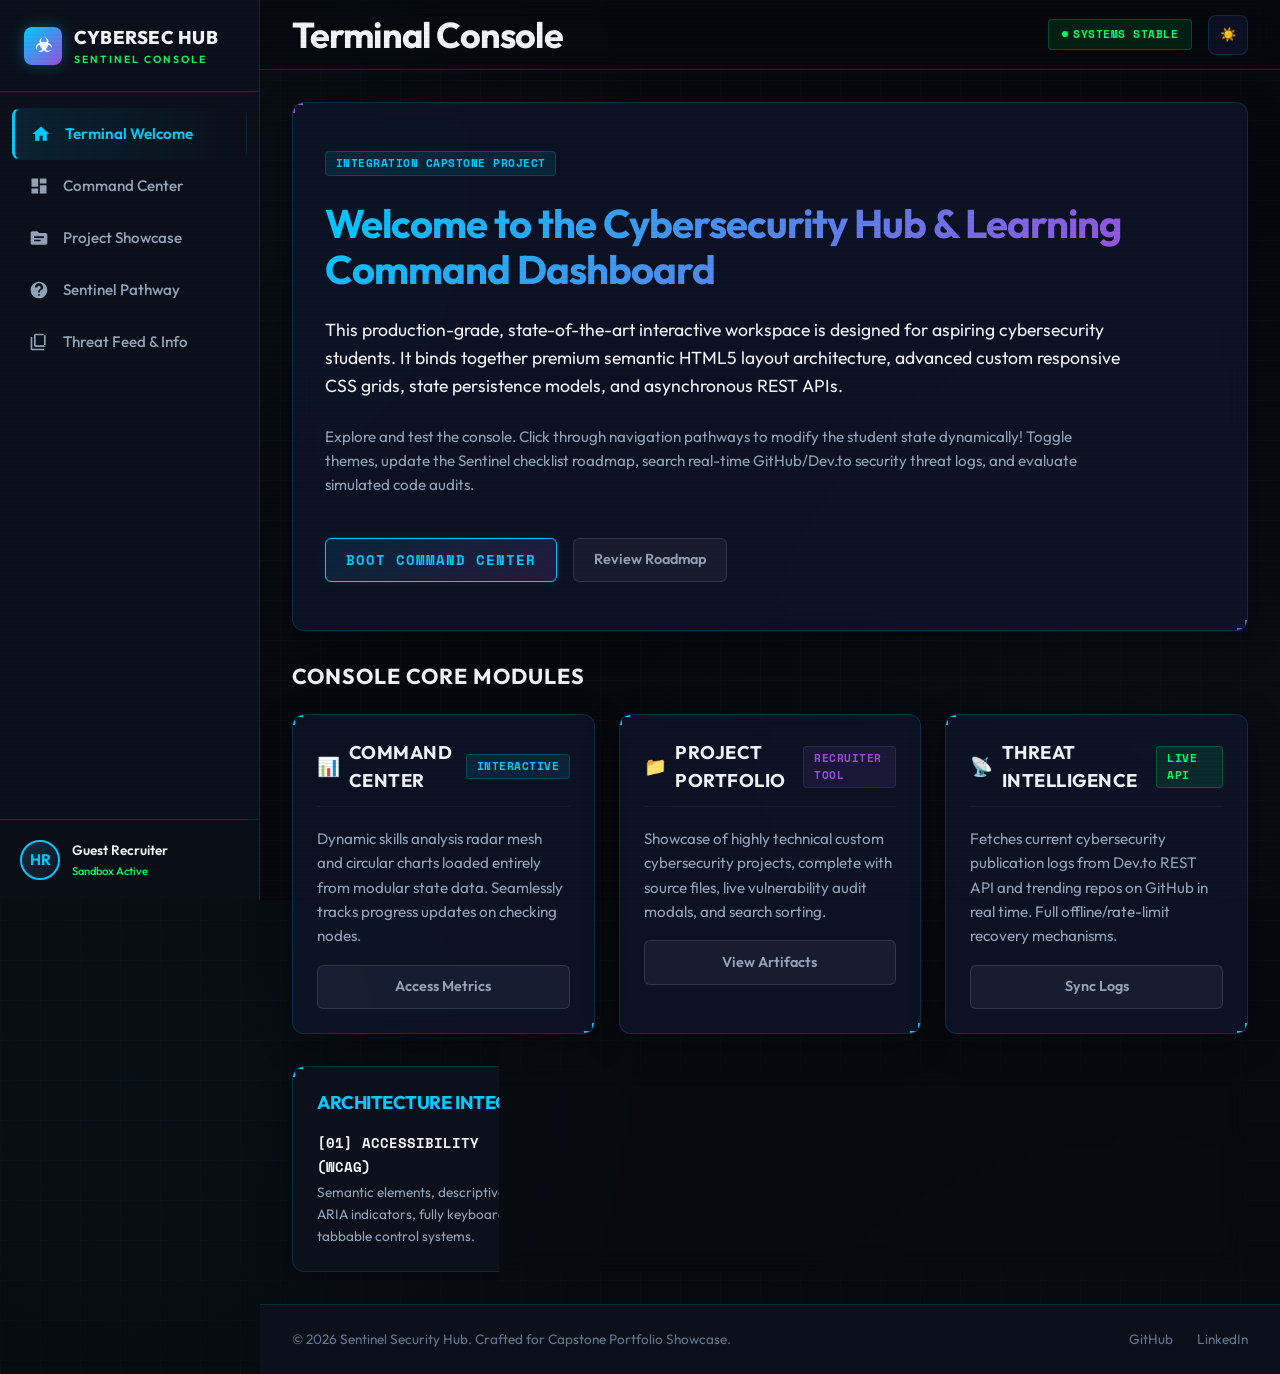
<file: index.html>
<!DOCTYPE html>
<html lang="en" data-theme="dark">
<head>
  <meta charset="UTF-8">
  <meta name="viewport" content="width=device-width, initial-scale=1.0">
  <title>CyberSec Hub & Learning Command Dashboard</title>
  <meta name="description" content="A premium student cybersecurity resource hub and learning progress dashboard. Tracks skills, showcases projects, and connects live APIs.">
  
  <!-- CSS Stylesheets -->
  <link rel="stylesheet" href="css/layout.css">
  <link rel="stylesheet" href="css/style.css">
  <link rel="stylesheet" href="css/components.css">
  <link rel="stylesheet" href="css/responsive.css">
</head>
<body>
  <!-- Retro CRT Scanline Effect -->
  <div class="scanlines"></div>

  <div class="app-container">
    <!-- Sidebar Navigation Drawer -->
    <aside class="sidebar" id="sidebar" aria-label="Primary Navigation">
      <a href="index.html" class="brand-container">
        <div class="brand-icon">☣</div>
        <div class="brand-text">
          <span>CYBERSEC HUB</span>
          <span class="brand-subtext">Sentinel Console</span>
        </div>
      </a>

      <nav class="nav-menu">
        <ul>
          <li class="nav-item active">
            <a href="index.html">
              <svg viewBox="0 0 24 24"><path d="M10 20v-6h4v6h5v-8h3L12 3 2 12h3v8z"/></svg>
              <span>Terminal Welcome</span>
            </a>
          </li>
          <li class="nav-item">
            <a href="pages/dashboard.html">
              <svg viewBox="0 0 24 24"><path d="M3 13h8V3H3v10zm0 8h8v-6H3v6zm10 0h8V11h-8v10zm0-18v6h8V3h-8z"/></svg>
              <span>Command Center</span>
            </a>
          </li>
          <li class="nav-item">
            <a href="pages/projects.html">
              <svg viewBox="0 0 24 24"><path d="M20 6h-8l-2-2H4c-1.1 0-1.99.9-1.99 2L2 18c0 1.1.9 2 2 2h16c1.1 0 2-.9 2-2V8c0-1.1-.9-2-2-2zm-6 10H6v-2h8v2zm4-4H6v-2h12v2z"/></svg>
              <span>Project Showcase</span>
            </a>
          </li>
          <li class="nav-item">
            <a href="pages/roadmap.html">
              <svg viewBox="0 0 24 24"><path d="M12 2C6.48 2 2 6.48 2 12s4.48 10 10 10 10-4.48 10-10S17.52 2 12 2zm1 17h-2v-2h2v2zm2.07-7.75l-.9.92C13.45 12.9 13 13.5 13 15h-2v-.5c0-1.1.45-2.1 1.17-2.83l1.24-1.26c.37-.36.59-.86.59-1.41 0-1.1-.9-2-2-2s-2 .9-2 2H7c0-2.76 2.24-5 5-5s5 2.24 5 5c0 1.04-.42 1.99-1.07 2.75z"/></svg>
              <span>Sentinel Pathway</span>
            </a>
          </li>
          <li class="nav-item">
            <a href="pages/resources.html">
              <svg viewBox="0 0 24 24"><path d="M4 6H2v14c0 1.1.9 2 2 2h14v-2H4V6zm16-4H8c-1.1 0-2 .9-2 2v12c0 1.1.9 2 2 2h12c1.1 0-2-.9-2-2V4c0-1.1-.9-2-2-2zm0 14H8V4h12v12z"/></svg>
              <span>Threat Feed & Info</span>
            </a>
          </li>
        </ul>
      </nav>

      <!-- Recruiter Profile Widget -->
      <div class="sidebar-profile">
        <div class="profile-avatar">HR</div>
        <div class="profile-info">
          <span class="profile-name">Guest Recruiter</span>
          <span class="profile-role">Sandbox Active</span>
        </div>
      </div>
    </aside>

    <!-- Main Workspace Area -->
    <main class="main-wrapper">
      <!-- Master Top Header Bar -->
      <header class="top-header">
        <div class="flex-row">
          <button class="mobile-menu-toggle" id="mobile-toggle" aria-label="Toggle Sidebar Navigation" style="display: none;">
            ☰
          </button>
          <h1>Terminal Console</h1>
        </div>
        
        <div class="flex-row">
          <!-- Live Status Indicator -->
          <div class="badge badge-green flex-row" style="padding: 0.4rem 0.8rem;">
            <span class="tech-dot"></span>
            <span>SYSTEMS STABLE</span>
          </div>
          
          <!-- Theme Switch Button -->
          <button class="theme-toggle-btn" id="theme-toggle" aria-label="Toggle Dark or Light theme">
            🌙
          </button>
        </div>
      </header>

      <!-- Content Body -->
      <div class="content-body">
        <!-- Stunning Hero Grid Card -->
        <section class="cyber-card glow-purple" style="padding: 3rem 2rem;">
          <div style="max-width: 800px; display: flex; flex-direction: column; gap: 1.5rem;">
            <div class="badge badge-cyan" style="align-self: flex-start;">INTEGRATION CAPSTONE PROJECT</div>
            <h2 style="font-size: 2.5rem; line-height: 1.15; background: linear-gradient(135deg, var(--accent-cyan) 0%, var(--accent-purple) 100%); -webkit-background-clip: text; -webkit-text-fill-color: transparent;">
              Welcome to the Cybersecurity Hub & Learning Command Dashboard
            </h2>
            <p style="font-size: 1.1rem; color: var(--text-primary);">
              This production-grade, state-of-the-art interactive workspace is designed for aspiring cybersecurity students. It binds together premium semantic HTML5 layout architecture, advanced custom responsive CSS grids, state persistence models, and asynchronous REST APIs.
            </p>
            <p>
              Explore and test the console. Click through navigation pathways to modify the student state dynamically! Toggle themes, update the Sentinel checklist roadmap, search real-time GitHub/Dev.to security threat logs, and evaluate simulated code audits.
            </p>
            <div class="flex-row" style="margin-top: 1rem;">
              <a href="pages/dashboard.html" class="btn btn-cyber-primary">Boot Command Center</a>
              <a href="pages/roadmap.html" class="btn btn-cyber-secondary">Review Roadmap</a>
            </div>
          </div>
        </section>

        <!-- Feature Grid Highlights -->
        <section aria-label="Console Core Modules">
          <h3 style="margin-bottom: 1.5rem; text-transform: uppercase; letter-spacing: 1px;">Console Core Modules</h3>
          
          <div class="grid-3">
            <div class="cyber-card">
              <div class="card-header">
                <div class="card-title">
                  <span class="card-icon-wrapper">📊</span>
                  Command Center
                </div>
                <span class="badge badge-cyan">Interactive</span>
              </div>
              <p style="margin-bottom: 1rem;">
                Dynamic skills analysis radar mesh and circular charts loaded entirely from modular state data. Seamlessly tracks progress updates on checking nodes.
              </p>
              <a href="pages/dashboard.html" class="btn btn-cyber-secondary" style="width: 100%;">Access Metrics</a>
            </div>

            <div class="cyber-card">
              <div class="card-header">
                <div class="card-title">
                  <span class="card-icon-wrapper">📁</span>
                  Project Portfolio
                </div>
                <span class="badge badge-purple">Recruiter Tool</span>
              </div>
              <p style="margin-bottom: 1rem;">
                Showcase of highly technical custom cybersecurity projects, complete with source files, live vulnerability audit modals, and search sorting.
              </p>
              <a href="pages/projects.html" class="btn btn-cyber-secondary" style="width: 100%;">View Artifacts</a>
            </div>

            <div class="cyber-card">
              <div class="card-header">
                <div class="card-title">
                  <span class="card-icon-wrapper">📡</span>
                  Threat Intelligence
                </div>
                <span class="badge badge-green">Live API</span>
              </div>
              <p style="margin-bottom: 1rem;">
                Fetches current cybersecurity publication logs from Dev.to REST API and trending repos on GitHub in real time. Full offline/rate-limit recovery mechanisms.
              </p>
              <a href="pages/resources.html" class="btn btn-cyber-secondary" style="width: 100%;">Sync Logs</a>
            </div>
          </div>
        </section>

        <!-- Tech Stack Alignment -->
        <section class="cyber-card" style="background-color: var(--bg-secondary);">
          <h3 style="margin-bottom: 1rem; font-size: 1.15rem; color: var(--accent-cyan);">ARCHITECTURE INTEGRITY AUDIT</h3>
          <div class="grid-4" style="gap: 1rem;">
            <div>
              <strong style="color: var(--text-primary); font-size: 0.9rem; font-family: var(--font-mono);">[01] ACCESSIBILITY (WCAG)</strong>
              <p style="font-size: 0.85rem; margin-top: 0.25rem;">Semantic elements, descriptive ARIA indicators, fully keyboard tabbable control systems.</p>
            </div>
            <div>
              <strong style="color: var(--text-primary); font-size: 0.9rem; font-family: var(--font-mono);">[02] RE-ACTIVE STATE</strong>
              <p style="font-size: 0.85rem; margin-top: 0.25rem;">Custom PubSub store notifying active pages immediately when checks are clicked.</p>
            </div>
            <div>
              <strong style="color: var(--text-primary); font-size: 0.9rem; font-family: var(--font-mono);">[03] MEMORY DEDUPLICATION</strong>
              <p style="font-size: 0.85rem; margin-top: 0.25rem;">API fetch throttling with 10-minute automatic caching in memory to reduce server requests.</p>
            </div>
            <div>
              <strong style="color: var(--text-primary); font-size: 0.9rem; font-family: var(--font-mono);">[04] ULTRA-FAST RENDERING</strong>
              <p style="font-size: 0.85rem; margin-top: 0.25rem;">No massive frameworks. Vanilla JavaScript rendering interactive SVG gauges at 60fps.</p>
            </div>
          </div>
        </section>
      </div>

      <!-- Footer -->
      <footer class="footer-bar">
        <span>© 2026 Sentinel Security Hub. Crafted for Capstone Portfolio Showcase.</span>
        <div class="footer-links">
          <a href="https://github.com/sachin-120" target="_blank" rel="noopener">GitHub</a>
          <a href="https://www.linkedin.com/in/sachin-sharma-b93345404" target="_blank" rel="noopener">LinkedIn</a>
        </div>
      </footer>
    </main>
  </div>

  <!-- Boot Loader Orchestrator -->
  <script type="module" src="js/app.js"></script>
</body>
</html>
</file>
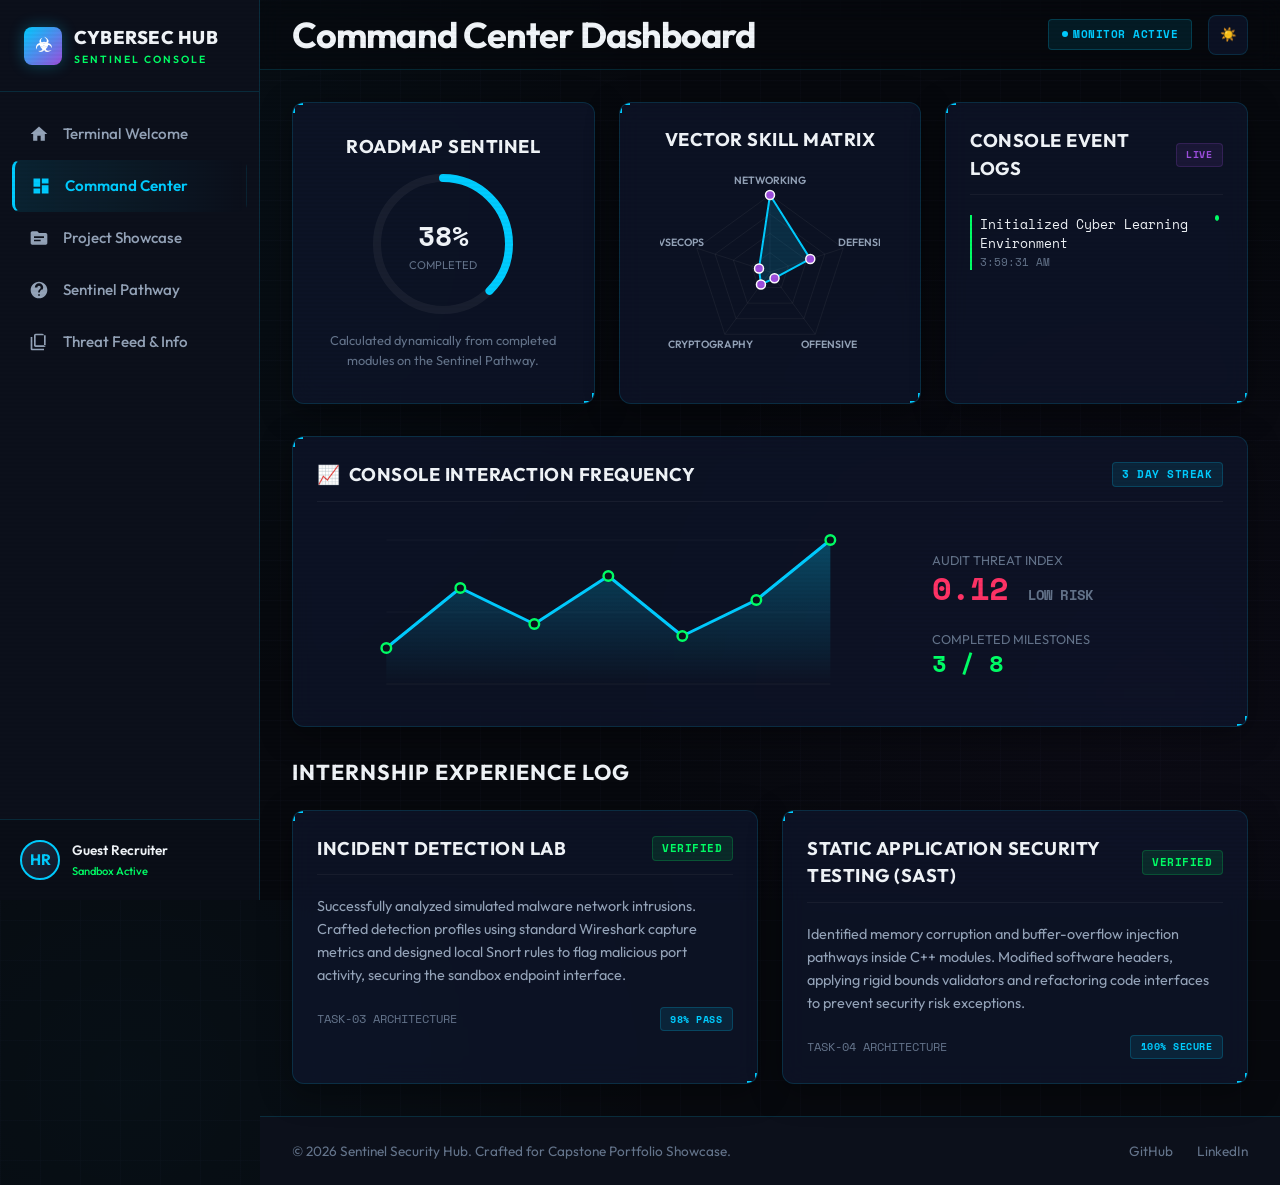
<file: pages/dashboard.html>
<!DOCTYPE html>
<html lang="en" data-theme="dark">
<head>
  <meta charset="UTF-8">
  <meta name="viewport" content="width=device-width, initial-scale=1.0">
  <title>Command Center - CyberSec Learning Dashboard</title>
  <meta name="description" content="Core metrics dashboard tracking cybersecurity learning progress, skills radar indicators, and student logs.">
  
  <!-- CSS Stylesheets -->
  <link rel="stylesheet" href="../css/layout.css">
  <link rel="stylesheet" href="../css/style.css">
  <link rel="stylesheet" href="../css/components.css">
  <link rel="stylesheet" href="../css/responsive.css">
</head>
<body>
  <div class="scanlines"></div>

  <div class="app-container">
    <!-- Sidebar Navigation Drawer -->
    <aside class="sidebar" id="sidebar" aria-label="Primary Navigation">
      <a href="../index.html" class="brand-container">
        <div class="brand-icon">☣</div>
        <div class="brand-text">
          <span>CYBERSEC HUB</span>
          <span class="brand-subtext">Sentinel Console</span>
        </div>
      </a>

      <nav class="nav-menu">
        <ul>
          <li class="nav-item">
            <a href="../index.html">
              <svg viewBox="0 0 24 24"><path d="M10 20v-6h4v6h5v-8h3L12 3 2 12h3v8z"/></svg>
              <span>Terminal Welcome</span>
            </a>
          </li>
          <li class="nav-item active">
            <a href="dashboard.html">
              <svg viewBox="0 0 24 24"><path d="M3 13h8V3H3v10zm0 8h8v-6H3v6zm10 0h8V11h-8v10zm0-18v6h8V3h-8z"/></svg>
              <span>Command Center</span>
            </a>
          </li>
          <li class="nav-item">
            <a href="projects.html">
              <svg viewBox="0 0 24 24"><path d="M20 6h-8l-2-2H4c-1.1 0-1.99.9-1.99 2L2 18c0 1.1.9 2 2 2h16c1.1 0 2-.9 2-2V8c0-1.1-.9-2-2-2zm-6 10H6v-2h8v2zm4-4H6v-2h12v2z"/></svg>
              <span>Project Showcase</span>
            </a>
          </li>
          <li class="nav-item">
            <a href="roadmap.html">
              <svg viewBox="0 0 24 24"><path d="M12 2C6.48 2 2 6.48 2 12s4.48 10 10 10 10-4.48 10-10S17.52 2 12 2zm1 17h-2v-2h2v2zm2.07-7.75l-.9.92C13.45 12.9 13 13.5 13 15h-2v-.5c0-1.1.45-2.1 1.17-2.83l1.24-1.26c.37-.36.59-.86.59-1.41 0-1.1-.9-2-2-2s-2 .9-2 2H7c0-2.76 2.24-5 5-5s5 2.24 5 5c0 1.04-.42 1.99-1.07 2.75z"/></svg>
              <span>Sentinel Pathway</span>
            </a>
          </li>
          <li class="nav-item">
            <a href="resources.html">
              <svg viewBox="0 0 24 24"><path d="M4 6H2v14c0 1.1.9 2 2 2h14v-2H4V6zm16-4H8c-1.1 0-2 .9-2 2v12c0 1.1.9 2 2 2h12c1.1 0-2-.9-2-2V4c0-1.1-.9-2-2-2zm0 14H8V4h12v12z"/></svg>
              <span>Threat Feed & Info</span>
            </a>
          </li>
        </ul>
      </nav>

      <!-- Recruiter Profile Widget -->
      <div class="sidebar-profile">
        <div class="profile-avatar">HR</div>
        <div class="profile-info">
          <span class="profile-name">Guest Recruiter</span>
          <span class="profile-role">Sandbox Active</span>
        </div>
      </div>
    </aside>

    <!-- Main Workspace Wrapper -->
    <main class="main-wrapper">
      <header class="top-header">
        <div class="flex-row">
          <button class="mobile-menu-toggle" id="mobile-toggle" aria-label="Toggle Sidebar Navigation" style="display: none;">
            ☰
          </button>
          <h1>Command Center Dashboard</h1>
        </div>
        
        <div class="flex-row">
          <div class="badge badge-cyan flex-row" style="padding: 0.4rem 0.8rem;">
            <span class="tech-dot info"></span>
            <span>MONITOR ACTIVE</span>
          </div>
          <button class="theme-toggle-btn" id="theme-toggle" aria-label="Toggle Dark or Light theme">
            🌙
          </button>
        </div>
      </header>

      <!-- Content -->
      <div class="content-body">
        <!-- Top row metric cards -->
        <section class="grid-3" aria-label="Quick System Diagnostics">
          <!-- Circular Progress Meter -->
          <div class="cyber-card" style="display: flex; flex-direction: column; align-items: center; justify-content: center; gap: 1rem; padding: 2rem;">
            <h2 class="card-title" style="margin-bottom: 0;">Roadmap Sentinel</h2>
            <div id="dashboard-progress-ring">
              <!-- Rendered via JS Utils circular progress -->
            </div>
            <p style="font-size: 0.8rem; text-align: center; color: var(--text-muted);">
              Calculated dynamically from completed modules on the Sentinel Pathway.
            </p>
          </div>

          <!-- Skills Radar -->
          <div class="cyber-card" style="display: flex; flex-direction: column; align-items: center; justify-content: center; gap: 0.5rem; padding: 1.5rem;">
            <h2 class="card-title" style="margin-bottom: 0.5rem;">Vector Skill Matrix</h2>
            <div id="dashboard-radar-skills" style="width: 100%; height: 210px; display: flex; align-items: center; justify-content: center;">
              <!-- Rendered dynamically via JS Utils radar -->
            </div>
          </div>

          <!-- System Activity logs -->
          <div class="cyber-card" style="display: flex; flex-direction: column; height: 100%;">
            <div class="card-header">
              <div class="card-title">Console Event Logs</div>
              <span class="badge badge-purple" style="font-size: 0.65rem;">Live</span>
            </div>
            
            <div id="activity-log-list" style="display: flex; flex-direction: column; gap: 0.75rem; flex: 1; overflow-y: auto; max-height: 220px; padding-right: 0.25rem;">
              <!-- Dynamic Activity rows rendered here -->
            </div>
          </div>
        </section>

        <!-- Dynamic Activity Sparkline Metrics Graph -->
        <section class="cyber-card">
          <div class="card-header">
            <div class="card-title">
              <span class="card-icon-wrapper">📈</span>
              Console Interaction Frequency
            </div>
            <span class="badge badge-cyan" id="activity-streak-badge">3 DAY STREAK</span>
          </div>
          <div style="display: grid; grid-template-columns: 2fr 1fr; gap: 2rem; align-items: center;">
            <div id="activity-sparkline-graph" style="height: 180px;">
              <!-- Dynamic line chart built by JS Utils -->
            </div>
            <div style="display: flex; flex-direction: column; gap: 1.25rem;">
              <div>
                <span style="font-size: 0.8rem; color: var(--text-muted); text-transform: uppercase;">Audit Threat Index</span>
                <h3 style="font-size: 2rem; color: var(--accent-red); font-family: var(--font-mono); line-height: 1.1;">0.12 <span style="font-size: 0.9rem; color: var(--text-muted);">LOW RISK</span></h3>
              </div>
              <div>
                <span style="font-size: 0.8rem; color: var(--text-muted); text-transform: uppercase;">Completed Milestones</span>
                <h3 style="font-size: 1.5rem; color: var(--accent-green); font-family: var(--font-mono); line-height: 1.1;" id="milestone-counter">0 / 8</h3>
              </div>
            </div>
          </div>
        </section>

        <!-- Internship Experience Timeline -->
        <section>
          <h2 style="font-size: 1.35rem; margin-bottom: 1.5rem; text-transform: uppercase; letter-spacing: 1px;">Internship Experience Log</h2>
          
          <div class="grid-2">
            <article class="cyber-card">
              <div class="card-header">
                <div class="card-title">Incident Detection Lab</div>
                <span class="badge badge-green">VERIFIED</span>
              </div>
              <p style="margin-bottom: 1.25rem; font-size: 0.9rem;">
                Successfully analyzed simulated malware network intrusions. Crafted detection profiles using standard Wireshark capture metrics and designed local Snort rules to flag malicious port activity, securing the sandbox endpoint interface.
              </p>
              <div class="flex-between">
                <span style="font-family: var(--font-mono); font-size: 0.75rem; color: var(--text-muted);">TASK-03 ARCHITECTURE</span>
                <span class="badge badge-cyan" style="font-size: 0.65rem;">98% PASS</span>
              </div>
            </article>

            <article class="cyber-card">
              <div class="card-header">
                <div class="card-title">Static Application Security Testing (SAST)</div>
                <span class="badge badge-green">VERIFIED</span>
              </div>
              <p style="margin-bottom: 1.25rem; font-size: 0.9rem;">
                Identified memory corruption and buffer-overflow injection pathways inside C++ modules. Modified software headers, applying rigid bounds validators and refactoring code interfaces to prevent security risk exceptions.
              </p>
              <div class="flex-between">
                <span style="font-family: var(--font-mono); font-size: 0.75rem; color: var(--text-muted);">TASK-04 ARCHITECTURE</span>
                <span class="badge badge-cyan" style="font-size: 0.65rem;">100% SECURE</span>
              </div>
            </article>
          </div>
        </section>
      </div>

      <!-- Footer -->
      <footer class="footer-bar">
        <span>© 2026 Sentinel Security Hub. Crafted for Capstone Portfolio Showcase.</span>
        <div class="footer-links">
          <a href="https://github.com" target="_blank" rel="noopener">GitHub</a>
          <a href="https://linkedin.com" target="_blank" rel="noopener">LinkedIn</a>
        </div>
      </footer>
    </main>
  </div>

  <!-- Boot Loader -->
  <script type="module" src="../js/app.js"></script>
</body>
</html>
</file>
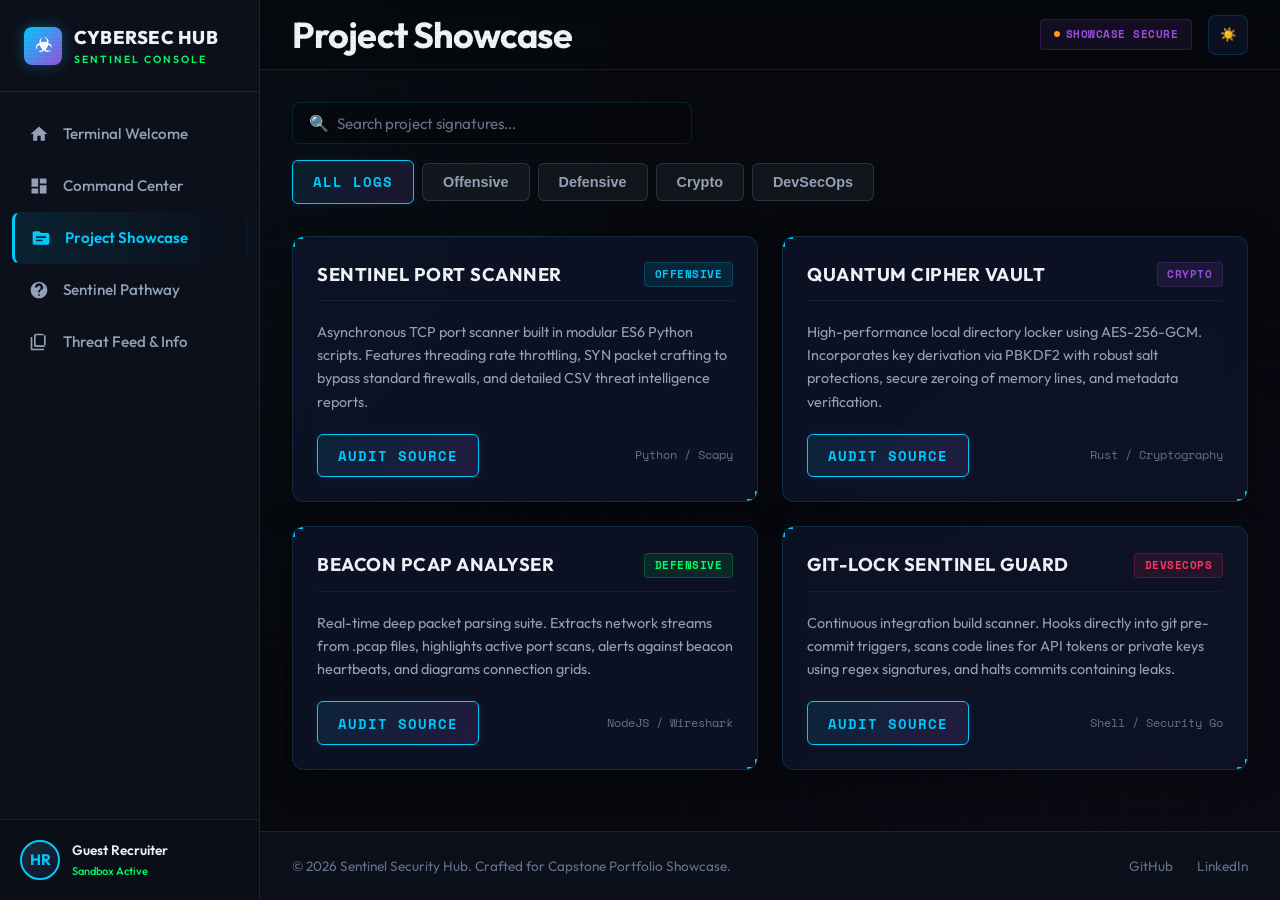
<file: pages/projects.html>
<!DOCTYPE html>
<html lang="en" data-theme="dark">
<head>
  <meta charset="UTF-8">
  <meta name="viewport" content="width=device-width, initial-scale=1.0">
  <title>Project Showcase - CyberSec Portfolio</title>
  <meta name="description" content="Showcase of custom production-grade cybersecurity software architectures, packet analyzers, and crypto lockers.">
  
  <!-- CSS Stylesheets -->
  <link rel="stylesheet" href="../css/layout.css">
  <link rel="stylesheet" href="../css/style.css">
  <link rel="stylesheet" href="../css/components.css">
  <link rel="stylesheet" href="../css/responsive.css">
</head>
<body>
  <div class="scanlines"></div>

  <div class="app-container">
    <!-- Sidebar Navigation Drawer -->
    <aside class="sidebar" id="sidebar" aria-label="Primary Navigation">
      <a href="../index.html" class="brand-container">
        <div class="brand-icon">☣</div>
        <div class="brand-text">
          <span>CYBERSEC HUB</span>
          <span class="brand-subtext">Sentinel Console</span>
        </div>
      </a>

      <nav class="nav-menu">
        <ul>
          <li class="nav-item">
            <a href="../index.html">
              <svg viewBox="0 0 24 24"><path d="M10 20v-6h4v6h5v-8h3L12 3 2 12h3v8z"/></svg>
              <span>Terminal Welcome</span>
            </a>
          </li>
          <li class="nav-item">
            <a href="dashboard.html">
              <svg viewBox="0 0 24 24"><path d="M3 13h8V3H3v10zm0 8h8v-6H3v6zm10 0h8V11h-8v10zm0-18v6h8V3h-8z"/></svg>
              <span>Command Center</span>
            </a>
          </li>
          <li class="nav-item active">
            <a href="projects.html">
              <svg viewBox="0 0 24 24"><path d="M20 6h-8l-2-2H4c-1.1 0-1.99.9-1.99 2L2 18c0 1.1.9 2 2 2h16c1.1 0 2-.9 2-2V8c0-1.1-.9-2-2-2zm-6 10H6v-2h8v2zm4-4H6v-2h12v2z"/></svg>
              <span>Project Showcase</span>
            </a>
          </li>
          <li class="nav-item">
            <a href="roadmap.html">
              <svg viewBox="0 0 24 24"><path d="M12 2C6.48 2 2 6.48 2 12s4.48 10 10 10 10-4.48 10-10S17.52 2 12 2zm1 17h-2v-2h2v2zm2.07-7.75l-.9.92C13.45 12.9 13 13.5 13 15h-2v-.5c0-1.1.45-2.1 1.17-2.83l1.24-1.26c.37-.36.59-.86.59-1.41 0-1.1-.9-2-2-2s-2 .9-2 2H7c0-2.76 2.24-5 5-5s5 2.24 5 5c0 1.04-.42 1.99-1.07 2.75z"/></svg>
              <span>Sentinel Pathway</span>
            </a>
          </li>
          <li class="nav-item">
            <a href="resources.html">
              <svg viewBox="0 0 24 24"><path d="M4 6H2v14c0 1.1.9 2 2 2h14v-2H4V6zm16-4H8c-1.1 0-2 .9-2 2v12c0 1.1.9 2 2 2h12c1.1 0-2-.9-2-2V4c0-1.1-.9-2-2-2zm0 14H8V4h12v12z"/></svg>
              <span>Threat Feed & Info</span>
            </a>
          </li>
        </ul>
      </nav>

      <!-- Recruiter Profile Widget -->
      <div class="sidebar-profile">
        <div class="profile-avatar">HR</div>
        <div class="profile-info">
          <span class="profile-name">Guest Recruiter</span>
          <span class="profile-role">Sandbox Active</span>
        </div>
      </div>
    </aside>

    <!-- Main Workspace Wrapper -->
    <main class="main-wrapper">
      <header class="top-header">
        <div class="flex-row">
          <button class="mobile-menu-toggle" id="mobile-toggle" aria-label="Toggle Sidebar Navigation" style="display: none;">
            ☰
          </button>
          <h1>Project Showcase</h1>
        </div>
        
        <div class="flex-row">
          <div class="badge badge-purple flex-row" style="padding: 0.4rem 0.8rem;">
            <span class="tech-dot warning"></span>
            <span>SHOWCASE SECURE</span>
          </div>
          <button class="theme-toggle-btn" id="theme-toggle" aria-label="Toggle Dark or Light theme">
            🌙
          </button>
        </div>
      </header>

      <!-- Content -->
      <div class="content-body">
        <!-- Filtering & Search Row -->
        <section class="flex-between" style="flex-wrap: wrap; gap: 1rem;" aria-label="Search Controls">
          <!-- Search box -->
          <div class="search-container">
            <span>🔍</span>
            <input type="text" id="project-search" class="search-input" placeholder="Search project signatures..." aria-label="Search projects by keyword">
          </div>
          
          <!-- Category filters -->
          <div class="flex-row" style="flex-wrap: wrap; gap: 0.5rem;" id="project-filters">
            <button class="btn btn-cyber-primary" data-filter="all">All Logs</button>
            <button class="btn btn-cyber-secondary" data-filter="offensive">Offensive</button>
            <button class="btn btn-cyber-secondary" data-filter="defensive">Defensive</button>
            <button class="btn btn-cyber-secondary" data-filter="cryptography">Crypto</button>
            <button class="btn btn-cyber-secondary" data-filter="devsecops">DevSecOps</button>
          </div>
        </section>

        <!-- Project Grid -->
        <section class="grid-2" id="project-showcase-grid" aria-label="Project Listings">
          <!-- Filled dynamically via JS or falls back on structured HTML -->
          <article class="cyber-card" data-category="offensive">
            <div class="card-header">
              <div class="card-title">Sentinel Port Scanner</div>
              <span class="badge badge-cyan">Offensive</span>
            </div>
            <p style="margin-bottom: 1.25rem; font-size: 0.9rem;">
              Asynchronous TCP port scanner built in modular ES6 Python scripts. Features threading rate throttling, SYN packet crafting to bypass standard firewalls, and detailed CSV threat intelligence reports.
            </p>
            <div class="flex-between">
              <button class="btn btn-cyber-primary btn-audit" data-project="scanner">Audit Source</button>
              <span style="font-family: var(--font-mono); font-size: 0.75rem; color: var(--text-muted);">Python / Scapy</span>
            </div>
          </article>

          <article class="cyber-card" data-category="cryptography">
            <div class="card-header">
              <div class="card-title">Quantum Cipher Vault</div>
              <span class="badge badge-purple">Crypto</span>
            </div>
            <p style="margin-bottom: 1.25rem; font-size: 0.9rem;">
              High-performance local directory locker using AES-256-GCM. Incorporates key derivation via PBKDF2 with robust salt protections, secure zeroing of memory lines, and metadata verification.
            </p>
            <div class="flex-between">
              <button class="btn btn-cyber-primary btn-audit" data-project="vault">Audit Source</button>
              <span style="font-family: var(--font-mono); font-size: 0.75rem; color: var(--text-muted);">Rust / Cryptography</span>
            </div>
          </article>

          <article class="cyber-card" data-category="defensive">
            <div class="card-header">
              <div class="card-title">Beacon PCAP Analyser</div>
              <span class="badge badge-green">Defensive</span>
            </div>
            <p style="margin-bottom: 1.25rem; font-size: 0.9rem;">
              Real-time deep packet parsing suite. Extracts network streams from .pcap files, highlights active port scans, alerts against beacon heartbeats, and diagrams connection grids.
            </p>
            <div class="flex-between">
              <button class="btn btn-cyber-primary btn-audit" data-project="pcap">Audit Source</button>
              <span style="font-family: var(--font-mono); font-size: 0.75rem; color: var(--text-muted);">NodeJS / Wireshark</span>
            </div>
          </article>

          <article class="cyber-card" data-category="devsecops">
            <div class="card-header">
              <div class="card-title">Git-Lock Sentinel Guard</div>
              <span class="badge badge-red">DevSecOps</span>
            </div>
            <p style="margin-bottom: 1.25rem; font-size: 0.9rem;">
              Continuous integration build scanner. Hooks directly into git pre-commit triggers, scans code lines for API tokens or private keys using regex signatures, and halts commits containing leaks.
            </p>
            <div class="flex-between">
              <button class="btn btn-cyber-primary btn-audit" data-project="gitguard">Audit Source</button>
              <span style="font-family: var(--font-mono); font-size: 0.75rem; color: var(--text-muted);">Shell / Security Go</span>
            </div>
          </article>
        </section>
      </div>

      <!-- Footer -->
      <footer class="footer-bar">
        <span>© 2026 Sentinel Security Hub. Crafted for Capstone Portfolio Showcase.</span>
        <div class="footer-links">
          <a href="https://github.com" target="_blank" rel="noopener">GitHub</a>
          <a href="https://linkedin.com" target="_blank" rel="noopener">LinkedIn</a>
        </div>
      </footer>
    </main>
  </div>

  <!-- Dynamic Security Audit Modal (WCAG Focus-controlled overlay) -->
  <div class="cyber-modal" id="audit-modal" aria-hidden="true" role="dialog" aria-labelledby="modal-title">
    <div class="modal-content">
      <header class="modal-header">
        <h2 id="modal-title" style="font-size: 1.15rem; font-family: var(--font-mono);">☣ SECURITY AUDIT LOGS</h2>
        <button class="modal-close-btn" id="modal-close" aria-label="Close dialog">×</button>
      </header>
      <div class="modal-body" id="modal-body-content">
        <!-- Rendered dynamically depending on the clicked audit button -->
      </div>
    </div>
  </div>

  <!-- Boot Loader -->
  <script type="module" src="../js/app.js"></script>
</body>
</html>
</file>
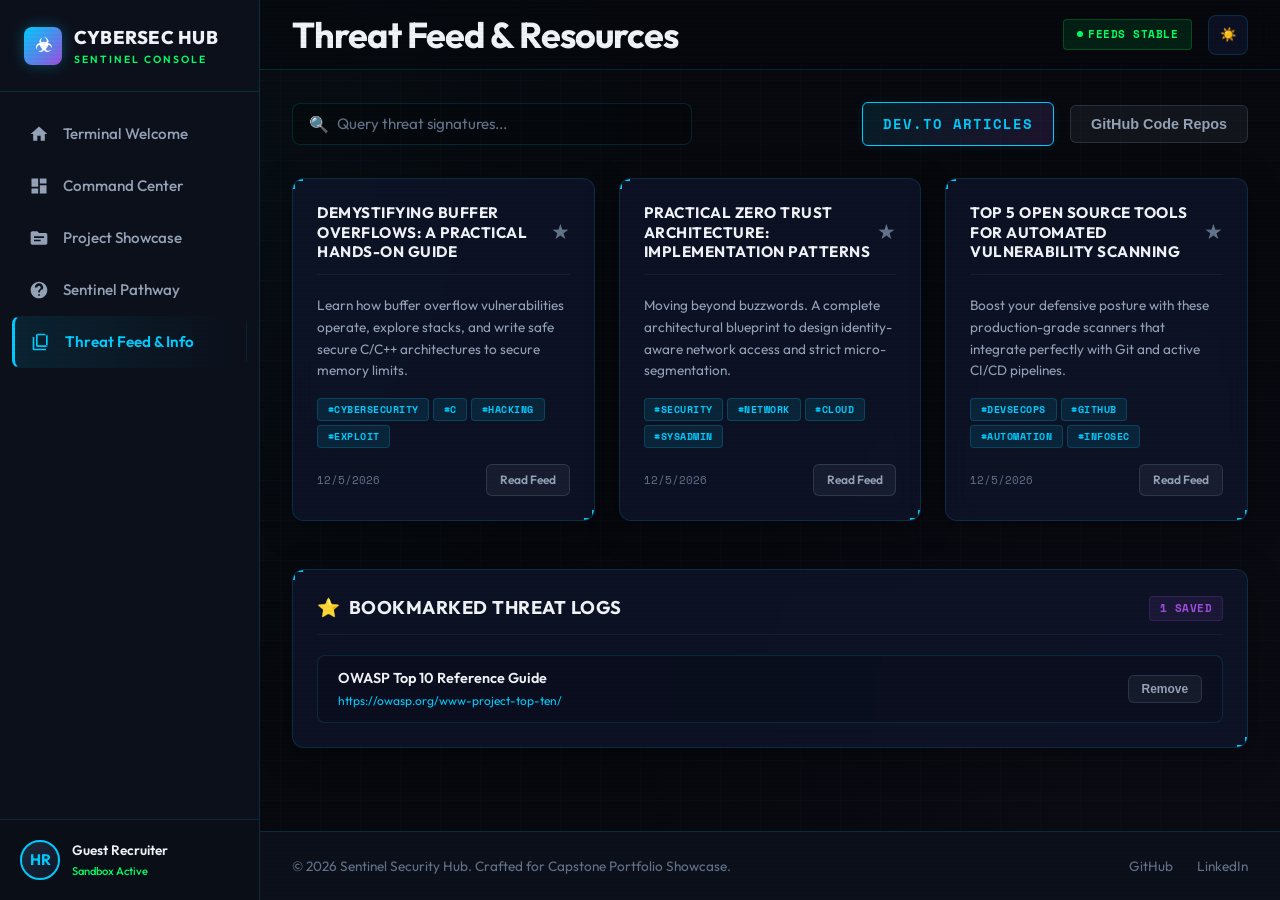
<file: pages/resources.html>
<!DOCTYPE html>
<html lang="en" data-theme="dark">
<head>
  <meta charset="UTF-8">
  <meta name="viewport" content="width=device-width, initial-scale=1.0">
  <title>Threat Feed & Resources - CyberSec Hub</title>
  <meta name="description" content="Dynamic cybersecurity resource catalog and live threat news feeds pulled from GitHub and Dev.to REST APIs.">
  
  <!-- CSS Stylesheets -->
  <link rel="stylesheet" href="../css/layout.css">
  <link rel="stylesheet" href="../css/style.css">
  <link rel="stylesheet" href="../css/components.css">
  <link rel="stylesheet" href="../css/responsive.css">
  
  <style>
    /* Feed grid overrides */
    .resources-grid {
      display: grid;
      grid-template-columns: repeat(3, 1fr);
      gap: 1.5rem;
    }
    
    @media (max-width: 992px) {
      .resources-grid {
        grid-template-columns: repeat(2, 1fr);
      }
    }
    
    @media (max-width: 768px) {
      .resources-grid {
        grid-template-columns: 1fr;
      }
    }
    
    /* Bookmark star button hover */
    .bookmark-star-btn {
      background: transparent;
      border: none;
      color: var(--text-muted);
      cursor: pointer;
      font-size: 1.3rem;
      transition: transform var(--transition-fast), color var(--transition-fast);
      display: flex;
      align-items: center;
      justify-content: center;
    }
    
    .bookmark-star-btn:hover {
      transform: scale(1.2);
      color: var(--accent-orange);
    }
    
    .bookmark-star-btn.active {
      color: var(--accent-orange);
    }
  </style>
</head>
<body>
  <div class="scanlines"></div>

  <div class="app-container">
    <!-- Sidebar Navigation Drawer -->
    <aside class="sidebar" id="sidebar" aria-label="Primary Navigation">
      <a href="../index.html" class="brand-container">
        <div class="brand-icon">☣</div>
        <div class="brand-text">
          <span>CYBERSEC HUB</span>
          <span class="brand-subtext">Sentinel Console</span>
        </div>
      </a>

      <nav class="nav-menu">
        <ul>
          <li class="nav-item">
            <a href="../index.html">
              <svg viewBox="0 0 24 24"><path d="M10 20v-6h4v6h5v-8h3L12 3 2 12h3v8z"/></svg>
              <span>Terminal Welcome</span>
            </a>
          </li>
          <li class="nav-item">
            <a href="dashboard.html">
              <svg viewBox="0 0 24 24"><path d="M3 13h8V3H3v10zm0 8h8v-6H3v6zm10 0h8V11h-8v10zm0-18v6h8V3h-8z"/></svg>
              <span>Command Center</span>
            </a>
          </li>
          <li class="nav-item">
            <a href="projects.html">
              <svg viewBox="0 0 24 24"><path d="M20 6h-8l-2-2H4c-1.1 0-1.99.9-1.99 2L2 18c0 1.1.9 2 2 2h16c1.1 0 2-.9 2-2V8c0-1.1-.9-2-2-2zm-6 10H6v-2h8v2zm4-4H6v-2h12v2z"/></svg>
              <span>Project Showcase</span>
            </a>
          </li>
          <li class="nav-item">
            <a href="roadmap.html">
              <svg viewBox="0 0 24 24"><path d="M12 2C6.48 2 2 6.48 2 12s4.48 10 10 10 10-4.48 10-10S17.52 2 12 2zm1 17h-2v-2h2v2zm2.07-7.75l-.9.92C13.45 12.9 13 13.5 13 15h-2v-.5c0-1.1.45-2.1 1.17-2.83l1.24-1.26c.37-.36.59-.86.59-1.41 0-1.1-.9-2-2-2s-2 .9-2 2H7c0-2.76 2.24-5 5-5s5 2.24 5 5c0 1.04-.42 1.99-1.07 2.75z"/></svg>
              <span>Sentinel Pathway</span>
            </a>
          </li>
          <li class="nav-item active">
            <a href="resources.html">
              <svg viewBox="0 0 24 24"><path d="M4 6H2v14c0 1.1.9 2 2 2h14v-2H4V6zm16-4H8c-1.1 0-2 .9-2 2v12c0 1.1.9 2 2 2h12c1.1 0-2-.9-2-2V4c0-1.1-.9-2-2-2zm0 14H8V4h12v12z"/></svg>
              <span>Threat Feed & Info</span>
            </a>
          </li>
        </ul>
      </nav>

      <!-- Recruiter Profile Widget -->
      <div class="sidebar-profile">
        <div class="profile-avatar">HR</div>
        <div class="profile-info">
          <span class="profile-name">Guest Recruiter</span>
          <span class="profile-role">Sandbox Active</span>
        </div>
      </div>
    </aside>

    <!-- Main Workspace Wrapper -->
    <main class="main-wrapper">
      <header class="top-header">
        <div class="flex-row">
          <button class="mobile-menu-toggle" id="mobile-toggle" aria-label="Toggle Sidebar Navigation" style="display: none;">
            ☰
          </button>
          <h1>Threat Feed & Resources</h1>
        </div>
        
        <div class="flex-row">
          <div class="badge badge-green flex-row" style="padding: 0.4rem 0.8rem;">
            <span class="tech-dot"></span>
            <span>FEEDS STABLE</span>
          </div>
          <button class="theme-toggle-btn" id="theme-toggle" aria-label="Toggle Dark or Light theme">
            🌙
          </button>
        </div>
      </header>

      <!-- Content Body -->
      <div class="content-body">
        
        <!-- Controls row -->
        <section class="flex-between" style="flex-wrap: wrap; gap: 1rem;" aria-label="Filters and Search">
          <!-- Search box -->
          <div class="search-container">
            <span>🔍</span>
            <input type="text" id="feed-search" class="search-input" placeholder="Query threat signatures..." aria-label="Filter resource feeds by search term">
          </div>
          
          <!-- Mode switches (Devto Publications vs Github Projects) -->
          <div class="flex-row" id="feed-toggle-container">
            <button class="btn btn-cyber-primary" id="btn-toggle-devto">Dev.to Articles</button>
            <button class="btn btn-cyber-secondary" id="btn-toggle-github">GitHub Code Repos</button>
          </div>
        </section>

        <!-- Main resources dynamic grid container -->
        <section class="resources-grid" id="resources-feed-grid" aria-label="Security publications feed list">
          
          <!-- Skeletons Loader displayed by default on loading -->
          <div class="cyber-card skeleton-card">
            <div class="card-header"><div class="skeleton skeleton-title"></div></div>
            <div class="skeleton skeleton-text" style="width: 90%;"></div>
            <div class="skeleton skeleton-text" style="width: 80%;"></div>
            <div class="skeleton skeleton-text" style="width: 60%;"></div>
          </div>
          <div class="cyber-card skeleton-card">
            <div class="card-header"><div class="skeleton skeleton-title"></div></div>
            <div class="skeleton skeleton-text" style="width: 90%;"></div>
            <div class="skeleton skeleton-text" style="width: 80%;"></div>
            <div class="skeleton skeleton-text" style="width: 60%;"></div>
          </div>
          <div class="cyber-card skeleton-card">
            <div class="card-header"><div class="skeleton skeleton-title"></div></div>
            <div class="skeleton skeleton-text" style="width: 90%;"></div>
            <div class="skeleton skeleton-text" style="width: 80%;"></div>
            <div class="skeleton skeleton-text" style="width: 60%;"></div>
          </div>

        </section>

        <!-- Bookmark Bookmarks Section -->
        <section class="cyber-card" style="margin-top: 1rem;">
          <div class="card-header">
            <div class="card-title">
              <span class="card-icon-wrapper">⭐</span>
              Bookmarked Threat Logs
            </div>
            <span class="badge badge-purple" id="bookmark-counter-badge">0 SAVED</span>
          </div>
          
          <div id="saved-bookmarks-container" style="display: flex; flex-direction: column; gap: 0.75rem;">
            <!-- Display saved entries dynamically or a fallback empty statement -->
            <p style="color: var(--text-muted); font-size: 0.9rem; text-align: center; padding: 1.5rem 0;">No bookmark logs saved yet. Click the star icon on threat feeds above to add records.</p>
          </div>
        </section>

      </div>

      <!-- Footer -->
      <footer class="footer-bar">
        <span>© 2026 Sentinel Security Hub. Crafted for Capstone Portfolio Showcase.</span>
        <div class="footer-links">
          <a href="https://github.com/sachin-120" target="_blank" rel="noopener">GitHub</a>
          <a href="https://www.linkedin.com/in/sachin-sharma-b93345404" target="_blank" rel="noopener">LinkedIn</a>
        </div>
      </footer>
    </main>
  </div>

  <!-- Boot Loader -->
  <script type="module" src="../js/app.js"></script>
</body>
</html>
</file>
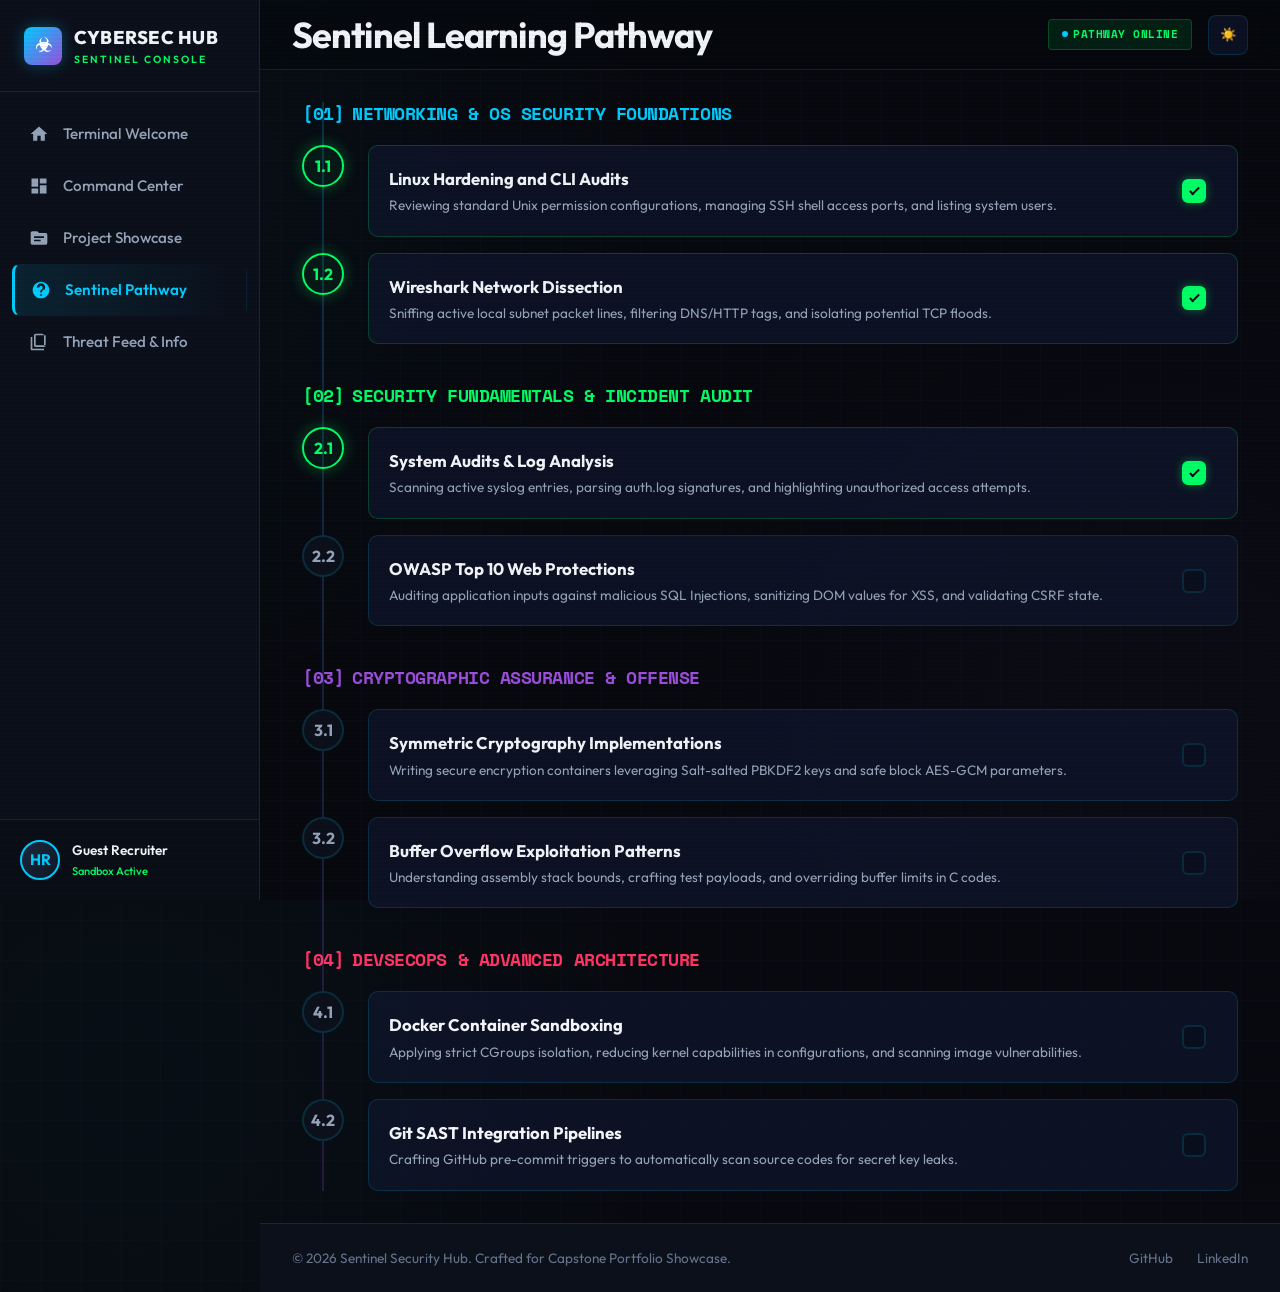
<file: pages/roadmap.html>
<!DOCTYPE html>
<html lang="en" data-theme="dark">
<head>
  <meta charset="UTF-8">
  <meta name="viewport" content="width=device-width, initial-scale=1.0">
  <title>Sentinel Pathway - Learning Roadmap</title>
  <meta name="description" content="Step-by-step interactive cybersecurity learning roadmap. Complete levels to update your skills command panel.">
  
  <!-- CSS Stylesheets -->
  <link rel="stylesheet" href="../css/layout.css">
  <link rel="stylesheet" href="../css/style.css">
  <link rel="stylesheet" href="../css/components.css">
  <link rel="stylesheet" href="../css/responsive.css">
  
  <style>
    /* Unique styling for Roadmap level grids */
    .level-container {
      display: flex;
      flex-direction: column;
      gap: 1.5rem;
      position: relative;
    }
    
    .level-container::before {
      content: '';
      position: absolute;
      left: 20px;
      top: 0;
      bottom: 0;
      width: 2px;
      background: linear-gradient(180deg, var(--accent-cyan) 0%, var(--accent-purple) 100%);
      opacity: 0.2;
    }
    
    .roadmap-node {
      display: flex;
      gap: 1.5rem;
      align-items: flex-start;
      position: relative;
    }
    
    .node-icon-dot {
      width: 42px;
      height: 42px;
      border-radius: 50%;
      background-color: var(--bg-secondary);
      border: 2px solid var(--border-color);
      display: flex;
      align-items: center;
      justify-content: center;
      font-weight: 700;
      color: var(--text-secondary);
      z-index: 10;
      transition: all var(--transition-normal);
      flex-shrink: 0;
    }
    
    .roadmap-node.completed .node-icon-dot {
      border-color: var(--accent-green);
      color: var(--accent-green);
      box-shadow: var(--glow-green);
      background-color: rgba(0, 255, 102, 0.05);
    }
    
    .node-card {
      flex: 1;
      background-color: var(--bg-card);
      border: 1px solid var(--border-color);
      border-radius: 10px;
      padding: 1.25rem;
      display: flex;
      justify-content: space-between;
      align-items: center;
      gap: 1.5rem;
      transition: all var(--transition-normal);
    }
    
    .roadmap-node.completed .node-card {
      border-color: rgba(0, 255, 102, 0.2);
    }
    
    /* Custom accessibility checkbox styling */
    .checkbox-container {
      display: block;
      position: relative;
      padding-left: 35px;
      cursor: pointer;
      user-select: none;
      font-size: 1rem;
    }
    
    .checkbox-container input {
      position: absolute;
      opacity: 0;
      cursor: pointer;
      height: 0;
      width: 0;
    }
    
    .checkmark {
      position: absolute;
      top: 50%;
      left: 0;
      transform: translateY(-50%);
      height: 24px;
      width: 24px;
      background-color: rgba(0, 0, 0, 0.2);
      border: 2px solid var(--border-color);
      border-radius: 6px;
      transition: all var(--transition-fast);
    }
    
    .checkbox-container:hover input ~ .checkmark {
      border-color: var(--accent-cyan);
    }
    
    .checkbox-container input:checked ~ .checkmark {
      background-color: var(--accent-green);
      border-color: var(--accent-green);
      box-shadow: 0 0 10px rgba(0, 255, 102, 0.4);
    }
    
    .checkmark:after {
      content: "";
      position: absolute;
      display: none;
    }
    
    .checkbox-container input:checked ~ .checkmark:after {
      display: block;
    }
    
    .checkbox-container .checkmark:after {
      left: 8px;
      top: 4px;
      width: 5px;
      height: 10px;
      border: solid #07090e;
      border-width: 0 2.5px 2.5px 0;
      transform: rotate(45deg);
    }
    
    .node-content-info {
      display: flex;
      flex-direction: column;
      gap: 0.25rem;
    }
    
    .node-title-heading {
      font-size: 1.05rem;
      font-weight: 700;
      color: var(--text-primary);
    }
    
    .node-desc-p {
      font-size: 0.85rem;
      color: var(--text-secondary);
    }
  </style>
</head>
<body>
  <div class="scanlines"></div>

  <div class="app-container">
    <!-- Sidebar Navigation Drawer -->
    <aside class="sidebar" id="sidebar" aria-label="Primary Navigation">
      <a href="../index.html" class="brand-container">
        <div class="brand-icon">☣</div>
        <div class="brand-text">
          <span>CYBERSEC HUB</span>
          <span class="brand-subtext">Sentinel Console</span>
        </div>
      </a>

      <nav class="nav-menu">
        <ul>
          <li class="nav-item">
            <a href="../index.html">
              <svg viewBox="0 0 24 24"><path d="M10 20v-6h4v6h5v-8h3L12 3 2 12h3v8z"/></svg>
              <span>Terminal Welcome</span>
            </a>
          </li>
          <li class="nav-item">
            <a href="dashboard.html">
              <svg viewBox="0 0 24 24"><path d="M3 13h8V3H3v10zm0 8h8v-6H3v6zm10 0h8V11h-8v10zm0-18v6h8V3h-8z"/></svg>
              <span>Command Center</span>
            </a>
          </li>
          <li class="nav-item">
            <a href="projects.html">
              <svg viewBox="0 0 24 24"><path d="M20 6h-8l-2-2H4c-1.1 0-1.99.9-1.99 2L2 18c0 1.1.9 2 2 2h16c1.1 0 2-.9 2-2V8c0-1.1-.9-2-2-2zm-6 10H6v-2h8v2zm4-4H6v-2h12v2z"/></svg>
              <span>Project Showcase</span>
            </a>
          </li>
          <li class="nav-item active">
            <a href="roadmap.html">
              <svg viewBox="0 0 24 24"><path d="M12 2C6.48 2 2 6.48 2 12s4.48 10 10 10 10-4.48 10-10S17.52 2 12 2zm1 17h-2v-2h2v2zm2.07-7.75l-.9.92C13.45 12.9 13 13.5 13 15h-2v-.5c0-1.1.45-2.1 1.17-2.83l1.24-1.26c.37-.36.59-.86.59-1.41 0-1.1-.9-2-2-2s-2 .9-2 2H7c0-2.76 2.24-5 5-5s5 2.24 5 5c0 1.04-.42 1.99-1.07 2.75z"/></svg>
              <span>Sentinel Pathway</span>
            </a>
          </li>
          <li class="nav-item">
            <a href="resources.html">
              <svg viewBox="0 0 24 24"><path d="M4 6H2v14c0 1.1.9 2 2 2h14v-2H4V6zm16-4H8c-1.1 0-2 .9-2 2v12c0 1.1.9 2 2 2h12c1.1 0-2-.9-2-2V4c0-1.1-.9-2-2-2zm0 14H8V4h12v12z"/></svg>
              <span>Threat Feed & Info</span>
            </a>
          </li>
        </ul>
      </nav>

      <!-- Recruiter Profile Widget -->
      <div class="sidebar-profile">
        <div class="profile-avatar">HR</div>
        <div class="profile-info">
          <span class="profile-name">Guest Recruiter</span>
          <span class="profile-role">Sandbox Active</span>
        </div>
      </div>
    </aside>

    <!-- Main Workspace Wrapper -->
    <main class="main-wrapper">
      <header class="top-header">
        <div class="flex-row">
          <button class="mobile-menu-toggle" id="mobile-toggle" aria-label="Toggle Sidebar Navigation" style="display: none;">
            ☰
          </button>
          <h1>Sentinel Learning Pathway</h1>
        </div>
        
        <div class="flex-row">
          <div class="badge badge-green flex-row" style="padding: 0.4rem 0.8rem;">
            <span class="tech-dot info"></span>
            <span>PATHWAY ONLINE</span>
          </div>
          <button class="theme-toggle-btn" id="theme-toggle" aria-label="Toggle Dark or Light theme">
            🌙
          </button>
        </div>
      </header>

      <!-- Content Body -->
      <div class="content-body" style="max-width: 1000px;">
        
        <!-- Interactive Checkpoint Container -->
        <section class="level-container" aria-label="Cybersecurity Curriculum Levels">
          
          <!-- LEVEL 1 -->
          <div>
            <h3 style="font-size: 1.15rem; margin-bottom: 1.25rem; font-family: var(--font-mono); color: var(--accent-cyan); display: flex; align-items: center; gap: 0.5rem;">
              <span>[01]</span> NETWORKING & OS SECURITY FOUNDATIONS
            </h3>
            
            <div style="display: flex; flex-direction: column; gap: 1rem;">
              <div class="roadmap-node" id="node-net-101">
                <div class="node-icon-dot">1.1</div>
                <div class="node-card">
                  <div class="node-content-info">
                    <span class="node-title-heading">Linux Hardening and CLI Audits</span>
                    <span class="node-desc-p">Reviewing standard Unix permission configurations, managing SSH shell access ports, and listing system users.</span>
                  </div>
                  <label class="checkbox-container">
                    <span class="sr-only">Mark Linux Hardening completed</span>
                    <input type="checkbox" id="chk-net-101" data-node="net-101">
                    <span class="checkmark"></span>
                  </label>
                </div>
              </div>

              <div class="roadmap-node" id="node-net-102">
                <div class="node-icon-dot">1.2</div>
                <div class="node-card">
                  <div class="node-content-info">
                    <span class="node-title-heading">Wireshark Network Dissection</span>
                    <span class="node-desc-p">Sniffing active local subnet packet lines, filtering DNS/HTTP tags, and isolating potential TCP floods.</span>
                  </div>
                  <label class="checkbox-container">
                    <span class="sr-only">Mark Wireshark Packet Sniffing completed</span>
                    <input type="checkbox" id="chk-net-102" data-node="net-102">
                    <span class="checkmark"></span>
                  </label>
                </div>
              </div>
            </div>
          </div>

          <!-- LEVEL 2 -->
          <div style="margin-top: 1rem;">
            <h3 style="font-size: 1.15rem; margin-bottom: 1.25rem; font-family: var(--font-mono); color: var(--accent-green); display: flex; align-items: center; gap: 0.5rem;">
              <span>[02]</span> SECURITY FUNDAMENTALS & INCIDENT AUDIT
            </h3>
            
            <div style="display: flex; flex-direction: column; gap: 1rem;">
              <div class="roadmap-node" id="node-linux-101">
                <div class="node-icon-dot">2.1</div>
                <div class="node-card">
                  <div class="node-content-info">
                    <span class="node-title-heading">System Audits & Log Analysis</span>
                    <span class="node-desc-p">Scanning active syslog entries, parsing auth.log signatures, and highlighting unauthorized access attempts.</span>
                  </div>
                  <label class="checkbox-container">
                    <span class="sr-only">Mark System Log Audits completed</span>
                    <input type="checkbox" id="chk-linux-101" data-node="linux-101">
                    <span class="checkmark"></span>
                  </label>
                </div>
              </div>

              <div class="roadmap-node" id="node-sec-101">
                <div class="node-icon-dot">2.2</div>
                <div class="node-card">
                  <div class="node-content-info">
                    <span class="node-title-heading">OWASP Top 10 Web Protections</span>
                    <span class="node-desc-p">Auditing application inputs against malicious SQL Injections, sanitizing DOM values for XSS, and validating CSRF state.</span>
                  </div>
                  <label class="checkbox-container">
                    <span class="sr-only">Mark OWASP Top 10 completed</span>
                    <input type="checkbox" id="chk-sec-101" data-node="sec-101">
                    <span class="checkmark"></span>
                  </label>
                </div>
              </div>
            </div>
          </div>

          <!-- LEVEL 3 -->
          <div style="margin-top: 1rem;">
            <h3 style="font-size: 1.15rem; margin-bottom: 1.25rem; font-family: var(--font-mono); color: var(--accent-purple); display: flex; align-items: center; gap: 0.5rem;">
              <span>[03]</span> CRYPTOGRAPHIC ASSURANCE & OFFENSE
            </h3>
            
            <div style="display: flex; flex-direction: column; gap: 1rem;">
              <div class="roadmap-node" id="node-sec-102">
                <div class="node-icon-dot">3.1</div>
                <div class="node-card">
                  <div class="node-content-info">
                    <span class="node-title-heading">Symmetric Cryptography Implementations</span>
                    <span class="node-desc-p">Writing secure encryption containers leveraging Salt-salted PBKDF2 keys and safe block AES-GCM parameters.</span>
                  </div>
                  <label class="checkbox-container">
                    <span class="sr-only">Mark Symmetric Crypto completed</span>
                    <input type="checkbox" id="chk-sec-102" data-node="sec-102">
                    <span class="checkmark"></span>
                  </label>
                </div>
              </div>

              <div class="roadmap-node" id="node-crypt-101">
                <div class="node-icon-dot">3.2</div>
                <div class="node-card">
                  <div class="node-content-info">
                    <span class="node-title-heading">Buffer Overflow Exploitation Patterns</span>
                    <span class="node-desc-p">Understanding assembly stack bounds, crafting test payloads, and overriding buffer limits in C codes.</span>
                  </div>
                  <label class="checkbox-container">
                    <span class="sr-only">Mark Stack Overflow Exploits completed</span>
                    <input type="checkbox" id="chk-crypt-101" data-node="crypt-101">
                    <span class="checkmark"></span>
                  </label>
                </div>
              </div>
            </div>
          </div>

          <!-- LEVEL 4 -->
          <div style="margin-top: 1rem;">
            <h3 style="font-size: 1.15rem; margin-bottom: 1.25rem; font-family: var(--font-mono); color: var(--accent-red); display: flex; align-items: center; gap: 0.5rem;">
              <span>[04]</span> DEVSECOPS & ADVANCED ARCHITECTURE
            </h3>
            
            <div style="display: flex; flex-direction: column; gap: 1rem;">
              <div class="roadmap-node" id="node-pentest-101">
                <div class="node-icon-dot">4.1</div>
                <div class="node-card">
                  <div class="node-content-info">
                    <span class="node-title-heading">Docker Container Sandboxing</span>
                    <span class="node-desc-p">Applying strict CGroups isolation, reducing kernel capabilities in configurations, and scanning image vulnerabilities.</span>
                  </div>
                  <label class="checkbox-container">
                    <span class="sr-only">Mark Docker Sandboxing completed</span>
                    <input type="checkbox" id="chk-pentest-101" data-node="pentest-101">
                    <span class="checkmark"></span>
                  </label>
                </div>
              </div>

              <div class="roadmap-node" id="node-rev-101">
                <div class="node-icon-dot">4.2</div>
                <div class="node-card">
                  <div class="node-content-info">
                    <span class="node-title-heading">Git SAST Integration Pipelines</span>
                    <span class="node-desc-p">Crafting GitHub pre-commit triggers to automatically scan source codes for secret key leaks.</span>
                  </div>
                  <label class="checkbox-container">
                    <span class="sr-only">Mark Git SAST Pipelines completed</span>
                    <input type="checkbox" id="chk-rev-101" data-node="rev-101">
                    <span class="checkmark"></span>
                  </label>
                </div>
              </div>
            </div>
          </div>

        </section>

      </div>

      <!-- Footer -->
      <footer class="footer-bar">
        <span>© 2026 Sentinel Security Hub. Crafted for Capstone Portfolio Showcase.</span>
        <div class="footer-links">
          <a href="https://github.com" target="_blank" rel="noopener">GitHub</a>
          <a href="https://linkedin.com" target="_blank" rel="noopener">LinkedIn</a>
        </div>
      </footer>
    </main>
  </div>

  <!-- Boot Loader -->
  <script type="module" src="../js/app.js"></script>
</body>
</html>
</file>
<file: css/layout.css>
/* 
  Cybersecurity Resource Hub & Learning Dashboard
  CSS/LAYOUT.CSS - Base layout, resets, CSS custom properties (Design Tokens)
*/

:root {
  /* Dark Theme Tokens (Default) */
  --bg-primary: #07090e;
  --bg-secondary: #0c101b;
  --bg-card: rgba(16, 24, 48, 0.65);
  --bg-card-hover: rgba(22, 34, 68, 0.8);
  --border-color: rgba(0, 204, 255, 0.15);
  --border-hover: rgba(0, 255, 102, 0.4);
  
  /* Neon Accents */
  --accent-cyan: #00ccff;
  --accent-green: #00ff66;
  --accent-purple: #9d4edd;
  --accent-red: #ff3366;
  --accent-orange: #ff9f1c;
  
  /* Text Colors */
  --text-primary: #f1f5f9;
  --text-secondary: #94a3b8;
  --text-muted: #64748b;
  
  /* Shadow Glows */
  --glow-cyan: 0 0 15px rgba(0, 204, 255, 0.3);
  --glow-green: 0 0 15px rgba(0, 255, 102, 0.3);
  --glow-purple: 0 0 15px rgba(157, 78, 221, 0.3);
  --glow-red: 0 0 15px rgba(255, 51, 102, 0.3);
  
  /* Glassmorphism */
  --backdrop-blur: blur(12px);
  --card-shadow: 0 8px 32px 0 rgba(0, 0, 0, 0.37);
  
  /* Transitions */
  --transition-fast: 0.2s cubic-bezier(0.4, 0, 0.2, 1);
  --transition-normal: 0.3s cubic-bezier(0.4, 0, 0.2, 1);
  
  /* Typography */
  --font-family: 'Outfit', -apple-system, BlinkMacSystemFont, 'Segoe UI', Roboto, Helvetica, Arial, sans-serif;
  --font-mono: 'Space Mono', 'Fira Code', monospace;
  
  /* Sidebar */
  --sidebar-width: 260px;
  --sidebar-collapsed-width: 80px;
  --header-height: 70px;
}

/* Light Theme overrides */
[data-theme="light"] {
  --bg-primary: #f8fafc;
  --bg-secondary: #f1f5f9;
  --bg-card: rgba(255, 255, 255, 0.8);
  --bg-card-hover: rgba(255, 255, 255, 0.95);
  --border-color: rgba(148, 163, 184, 0.2);
  --border-hover: rgba(0, 204, 255, 0.5);
  
  --accent-cyan: #0284c7;
  --accent-green: #16a34a;
  --accent-purple: #7c3aed;
  --accent-red: #dc2626;
  --accent-orange: #ea580c;
  
  --text-primary: #0f172a;
  --text-secondary: #475569;
  --text-muted: #94a3b8;
  
  --glow-cyan: 0 4px 12px rgba(2, 132, 199, 0.15);
  --glow-green: 0 4px 12px rgba(22, 163, 74, 0.15);
  --glow-purple: 0 4px 12px rgba(124, 58, 237, 0.15);
  
  --card-shadow: 0 8px 30px rgba(0, 0, 0, 0.05);
}

/* Reset & Box Sizing */
*, *::before, *::after {
  box-sizing: border-box;
  margin: 0;
  padding: 0;
}

html {
  font-size: 16px;
  scroll-behavior: smooth;
  height: 100%;
}

body {
  font-family: var(--font-family);
  background-color: var(--bg-primary);
  color: var(--text-primary);
  min-height: 100%;
  display: flex;
  overflow-x: hidden;
  transition: background-color var(--transition-normal), color var(--transition-normal);
  line-height: 1.5;
}

/* Custom Scrollbar */
::-webkit-scrollbar {
  width: 8px;
  height: 8px;
}

::-webkit-scrollbar-track {
  background: var(--bg-primary);
}

::-webkit-scrollbar-thumb {
  background: var(--border-color);
  border-radius: 4px;
}

::-webkit-scrollbar-thumb:hover {
  background: var(--accent-cyan);
}

/* Layout Framework */
.app-container {
  display: flex;
  width: 100vw;
  min-height: 100vh;
  position: relative;
}

/* Sidebar Styling */
.sidebar {
  width: var(--sidebar-width);
  background-color: var(--bg-secondary);
  border-right: 1px solid var(--border-color);
  display: flex;
  flex-direction: column;
  height: 100vh;
  position: fixed;
  left: 0;
  top: 0;
  z-index: 100;
  transition: width var(--transition-normal), transform var(--transition-normal);
  overflow-y: auto;
  overflow-x: hidden;
}

/* Main Content Area */
.main-wrapper {
  flex: 1;
  margin-left: var(--sidebar-width);
  min-height: 100vh;
  display: flex;
  flex-direction: column;
  transition: margin-left var(--transition-normal);
  width: calc(100% - var(--sidebar-width));
}

/* Master Header */
.top-header {
  height: var(--header-height);
  background-color: rgba(7, 9, 14, 0.4);
  backdrop-filter: var(--backdrop-blur);
  border-bottom: 1px solid var(--border-color);
  display: flex;
  align-items: center;
  justify-content: space-between;
  padding: 0 2rem;
  position: sticky;
  top: 0;
  z-index: 90;
  transition: background-color var(--transition-normal), border-color var(--transition-normal);
}

/* Content Container Grid/Flex */
.content-body {
  padding: 2rem;
  flex: 1;
  display: flex;
  flex-direction: column;
  gap: 2rem;
  max-width: 1400px;
  width: 100%;
  margin: 0 auto;
}

/* Footer Section */
.footer-bar {
  padding: 1.5rem 2rem;
  border-top: 1px solid var(--border-color);
  background-color: var(--bg-secondary);
  display: flex;
  align-items: center;
  justify-content: space-between;
  font-size: 0.85rem;
  color: var(--text-muted);
}

.footer-links {
  display: flex;
  gap: 1.5rem;
}

.footer-links a {
  color: var(--text-muted);
  text-decoration: none;
  transition: color var(--transition-fast);
}

.footer-links a:hover {
  color: var(--accent-cyan);
}

/* Utility Layout Classes */
.grid-2 {
  display: grid;
  grid-template-columns: repeat(2, 1fr);
  gap: 1.5rem;
}

.grid-3 {
  display: grid;
  grid-template-columns: repeat(3, 1fr);
  gap: 1.5rem;
}

.grid-4 {
  display: grid;
  grid-template-columns: repeat(4, 1fr);
  gap: 1.5rem;
}

.flex-row {
  display: flex;
  align-items: center;
  gap: 1rem;
}

.flex-between {
  display: flex;
  align-items: center;
  justify-content: space-between;
  gap: 1rem;
}

/* Accessibility Focus States */
a:focus-visible,
button:focus-visible,
input:focus-visible,
textarea:focus-visible,
select:focus-visible {
  outline: 2px solid var(--accent-cyan);
  outline-offset: 4px;
}

/* Hide screen reader text */
.sr-only {
  position: absolute;
  width: 1px;
  height: 1px;
  padding: 0;
  margin: -1px;
  overflow: hidden;
  clip: rect(0, 0, 0, 0);
  white-space: nowrap;
  border: 0;
}
</file>
<file: css/style.css>
/* 
  Cybersecurity Resource Hub & Learning Dashboard
  CSS/STYLE.CSS - Typography, Brand Identity, Neon Animations, & Visual Effects
*/

@import url('https://fonts.googleapis.com/css2?family=Outfit:wght@300;400;500;600;700;800&family=Space+Mono:ital,wght@0,400;0,700;1,400;1,700&display=swap');

/* Dynamic Cyber Grid Background */
body {
  background-image: 
    radial-gradient(circle at 10% 20%, rgba(0, 204, 255, 0.03) 0%, transparent 40%),
    radial-gradient(circle at 90% 80%, rgba(157, 78, 221, 0.03) 0%, transparent 40%),
    linear-gradient(rgba(18, 24, 38, 0.2) 1px, transparent 1px),
    linear-gradient(90deg, rgba(18, 24, 38, 0.2) 1px, transparent 1px);
  background-size: 100% 100%, 100% 100%, 40px 40px, 40px 40px;
}

[data-theme="light"] body {
  background-image: 
    radial-gradient(circle at 10% 20%, rgba(2, 132, 199, 0.02) 0%, transparent 40%),
    radial-gradient(circle at 90% 80%, rgba(124, 58, 237, 0.02) 0%, transparent 40%),
    linear-gradient(rgba(148, 163, 184, 0.08) 1px, transparent 1px),
    linear-gradient(90deg, rgba(148, 163, 184, 0.08) 1px, transparent 1px);
  background-size: 100% 100%, 100% 100%, 40px 40px, 40px 40px;
}

/* Scanline Effect (Retro Terminal) */
.scanlines {
  position: fixed;
  top: 0;
  left: 0;
  width: 100vw;
  height: 100vh;
  background: linear-gradient(
    rgba(18, 16, 16, 0) 50%, 
    rgba(0, 0, 0, 0.08) 50%
  );
  background-size: 100% 4px;
  z-index: 9999;
  pointer-events: none;
  opacity: 0.35;
}

[data-theme="light"] .scanlines {
  display: none;
}

/* Typography & Headings */
h1, h2, h3, h4, h5, h6 {
  font-weight: 700;
  color: var(--text-primary);
  line-height: 1.25;
  letter-spacing: -0.025em;
}

h1 { font-size: 2.25rem; }
h2 { font-size: 1.75rem; }
h3 { font-size: 1.35rem; }
h4 { font-size: 1.1rem; }

p {
  color: var(--text-secondary);
  font-size: 0.95rem;
  line-height: 1.6;
}

/* Brand Identity */
.brand-container {
  padding: 1.5rem;
  display: flex;
  align-items: center;
  gap: 0.75rem;
  border-bottom: 1px solid var(--border-color);
  text-decoration: none;
}

.brand-icon {
  width: 38px;
  height: 38px;
  display: flex;
  align-items: center;
  justify-content: center;
  border-radius: 8px;
  background: linear-gradient(135deg, var(--accent-cyan), var(--accent-purple));
  color: #fff;
  font-weight: 800;
  font-size: 1.2rem;
  box-shadow: var(--glow-cyan);
}

.brand-text {
  font-family: var(--font-family);
  font-weight: 800;
  font-size: 1.15rem;
  color: var(--text-primary);
  letter-spacing: 0.5px;
  display: flex;
  flex-direction: column;
}

.brand-subtext {
  font-size: 0.65rem;
  text-transform: uppercase;
  color: var(--accent-green);
  letter-spacing: 2px;
  font-weight: 600;
}

/* Navigation Links */
.nav-menu {
  list-style: none;
  padding: 1rem 0.75rem;
  display: flex;
  flex-direction: column;
  gap: 0.35rem;
  flex: 1;
}

.nav-item a {
  display: flex;
  align-items: center;
  gap: 0.85rem;
  padding: 0.85rem 1rem;
  color: var(--text-secondary);
  text-decoration: none;
  border-radius: 8px;
  font-weight: 500;
  font-size: 0.95rem;
  transition: all var(--transition-fast);
  border: 1px solid transparent;
}

.nav-item a svg {
  width: 20px;
  height: 20px;
  fill: currentColor;
  transition: transform var(--transition-fast);
}

.nav-item a:hover {
  background-color: var(--bg-card-hover);
  color: var(--text-primary);
  border-color: var(--border-hover);
}

.nav-item a:hover svg {
  transform: translateX(2px);
}

.nav-item.active a {
  background: linear-gradient(90deg, rgba(0, 204, 255, 0.1) 0%, transparent 100%);
  border-left: 3px solid var(--accent-cyan);
  color: var(--accent-cyan);
  font-weight: 600;
}

/* Sidebar Recruiter Profile Summary */
.sidebar-profile {
  padding: 1.25rem;
  border-top: 1px solid var(--border-color);
  background-color: rgba(0, 0, 0, 0.15);
  display: flex;
  align-items: center;
  gap: 0.75rem;
}

.profile-avatar {
  width: 40px;
  height: 40px;
  border-radius: 50%;
  border: 2px solid var(--accent-cyan);
  background: linear-gradient(135deg, #1e293b, #0f172a);
  display: flex;
  align-items: center;
  justify-content: center;
  color: var(--accent-cyan);
  font-weight: 700;
  font-size: 0.95rem;
}

.profile-info {
  display: flex;
  flex-direction: column;
  gap: 0.15rem;
  max-width: 140px;
}

.profile-name {
  font-size: 0.85rem;
  font-weight: 600;
  color: var(--text-primary);
  white-space: nowrap;
  overflow: hidden;
  text-overflow: ellipsis;
}

.profile-role {
  font-size: 0.7rem;
  color: var(--accent-green);
  font-weight: 500;
}

/* CSS Keyframe Animations */
@keyframes cyberPulse {
  0% { box-shadow: 0 0 5px rgba(0, 204, 255, 0.2); }
  50% { box-shadow: 0 0 20px rgba(0, 204, 255, 0.5); }
  100% { box-shadow: 0 0 5px rgba(0, 204, 255, 0.2); }
}

@keyframes terminalBlink {
  50% { opacity: 0; }
}

@keyframes scanLineAnim {
  0% { transform: translateY(-100%); }
  100% { transform: translateY(100%); }
}

/* Utility Animations & Cyber Decoration */
.pulse-cyan {
  animation: cyberPulse 3s infinite ease-in-out;
}

.terminal-cursor {
  display: inline-block;
  width: 8px;
  height: 15px;
  background-color: var(--accent-green);
  margin-left: 4px;
  animation: terminalBlink 1s infinite step-end;
}

.tech-dot {
  width: 6px;
  height: 6px;
  border-radius: 50%;
  background-color: var(--accent-green);
  display: inline-block;
}

.tech-dot.danger { background-color: var(--accent-red); }
.tech-dot.warning { background-color: var(--accent-orange); }
.tech-dot.info { background-color: var(--accent-cyan); }
</file>
<file: css/components.css>
/* 
  Cybersecurity Resource Hub & Learning Dashboard
  CSS/COMPONENTS.CSS - Dynamic Glassmorphic Widgets, Custom Neo-Buttons, Progress Indicators, Skeletons & Interactive Layouts
*/

/* Cyber Card base styles */
.cyber-card {
  background-color: var(--bg-card);
  backdrop-filter: var(--backdrop-blur);
  -webkit-backdrop-filter: var(--backdrop-blur);
  border: 1px solid var(--border-color);
  border-radius: 12px;
  padding: 1.5rem;
  box-shadow: var(--card-shadow);
  transition: all var(--transition-normal);
  position: relative;
  overflow: hidden;
}

/* Cyber corner decorations */
.cyber-card::before {
  content: '';
  position: absolute;
  top: 0;
  left: 0;
  width: 10px;
  height: 10px;
  border-top: 2px solid var(--accent-cyan);
  border-left: 2px solid var(--accent-cyan);
  pointer-events: none;
  transition: all var(--transition-normal);
}

.cyber-card::after {
  content: '';
  position: absolute;
  bottom: 0;
  right: 0;
  width: 10px;
  height: 10px;
  border-bottom: 2px solid var(--accent-cyan);
  border-right: 2px solid var(--accent-cyan);
  pointer-events: none;
  transition: all var(--transition-normal);
}

.cyber-card:hover {
  border-color: var(--border-hover);
  box-shadow: var(--glow-cyan);
  transform: translateY(-4px);
}

.cyber-card:hover::before {
  border-color: var(--accent-green);
  width: 15px;
  height: 15px;
}

.cyber-card:hover::after {
  border-color: var(--accent-green);
  width: 15px;
  height: 15px;
}

.cyber-card.glow-purple:hover {
  box-shadow: var(--glow-purple);
}

.cyber-card.glow-purple::before, .cyber-card.glow-purple::after {
  border-color: var(--accent-purple);
}

/* Card Header & Body */
.card-header {
  display: flex;
  justify-content: space-between;
  align-items: center;
  margin-bottom: 1.25rem;
  border-bottom: 1px solid rgba(255, 255, 255, 0.05);
  padding-bottom: 0.75rem;
}

.card-title {
  display: flex;
  align-items: center;
  gap: 0.5rem;
  font-size: 1.15rem;
  font-weight: 700;
  text-transform: uppercase;
  letter-spacing: 0.5px;
}

.card-icon-wrapper {
  color: var(--accent-cyan);
  display: flex;
  align-items: center;
}

/* Interactive Buttons */
.btn {
  display: inline-flex;
  align-items: center;
  justify-content: center;
  gap: 0.5rem;
  padding: 0.65rem 1.25rem;
  border-radius: 6px;
  font-size: 0.9rem;
  font-weight: 600;
  cursor: pointer;
  transition: all var(--transition-fast);
  text-decoration: none;
  border: 1px solid transparent;
}

.btn-cyber-primary {
  background: linear-gradient(135deg, rgba(0, 204, 255, 0.1), rgba(157, 78, 221, 0.15));
  border: 1px solid var(--accent-cyan);
  color: var(--accent-cyan);
  box-shadow: 0 0 10px rgba(0, 204, 255, 0.1);
  text-transform: uppercase;
  letter-spacing: 1px;
  font-family: var(--font-mono);
}

.btn-cyber-primary:hover {
  background: linear-gradient(135deg, var(--accent-cyan), var(--accent-purple));
  color: #07090e;
  box-shadow: var(--glow-cyan);
  border-color: transparent;
}

.btn-cyber-secondary {
  background: rgba(148, 163, 184, 0.08);
  border: 1px solid rgba(148, 163, 184, 0.2);
  color: var(--text-secondary);
}

.btn-cyber-secondary:hover {
  background: var(--bg-card-hover);
  color: var(--text-primary);
  border-color: var(--accent-green);
  box-shadow: var(--glow-green);
}

/* Badge Indicator pills */
.badge {
  font-family: var(--font-mono);
  font-size: 0.7rem;
  padding: 0.2rem 0.6rem;
  border-radius: 4px;
  font-weight: 700;
  text-transform: uppercase;
  letter-spacing: 0.5px;
  display: inline-flex;
  align-items: center;
  gap: 0.35rem;
}

.badge-cyan { background-color: rgba(0, 204, 255, 0.1); color: var(--accent-cyan); border: 1px solid rgba(0, 204, 255, 0.2); }
.badge-green { background-color: rgba(0, 255, 102, 0.1); color: var(--accent-green); border: 1px solid rgba(0, 255, 102, 0.2); }
.badge-purple { background-color: rgba(157, 78, 221, 0.1); color: var(--accent-purple); border: 1px solid rgba(157, 78, 221, 0.2); }
.badge-red { background-color: rgba(255, 51, 102, 0.1); color: var(--accent-red); border: 1px solid rgba(255, 51, 102, 0.2); }

/* Circle Progress Loader Widget */
.progress-circle-container {
  display: flex;
  flex-direction: column;
  align-items: center;
  justify-content: center;
  position: relative;
}

.progress-circle-svg {
  transform: rotate(-90deg);
}

.progress-circle-bg {
  fill: none;
  stroke: rgba(255, 255, 255, 0.05);
  stroke-width: 8px;
}

.progress-circle-bar {
  fill: none;
  stroke: var(--accent-cyan);
  stroke-width: 8px;
  stroke-linecap: round;
  transition: stroke-dashoffset var(--transition-normal);
}

.progress-text {
  position: absolute;
  display: flex;
  flex-direction: column;
  align-items: center;
  justify-content: center;
}

.progress-value {
  font-family: var(--font-mono);
  font-size: 1.75rem;
  font-weight: 700;
  color: var(--text-primary);
}

.progress-label {
  font-size: 0.7rem;
  color: var(--text-muted);
  text-transform: uppercase;
}

/* Linear Progress Bar Widget */
.progress-bar-wrapper {
  margin-top: 0.5rem;
  width: 100%;
}

.progress-bar-header {
  display: flex;
  justify-content: space-between;
  font-size: 0.8rem;
  font-weight: 500;
  color: var(--text-secondary);
  margin-bottom: 0.35rem;
}

.progress-bar-track {
  width: 100%;
  height: 6px;
  background-color: rgba(255, 255, 255, 0.05);
  border-radius: 10px;
  overflow: hidden;
}

.progress-bar-fill {
  height: 100%;
  border-radius: 10px;
  background: linear-gradient(90deg, var(--accent-cyan) 0%, var(--accent-purple) 100%);
  width: 0%;
  transition: width var(--transition-normal);
}

/* Standard Inputs & Controls */
.search-container {
  display: flex;
  background: rgba(0, 0, 0, 0.2);
  border: 1px solid var(--border-color);
  border-radius: 8px;
  padding: 0.5rem 1rem;
  align-items: center;
  gap: 0.5rem;
  width: 100%;
  max-width: 400px;
  transition: all var(--transition-fast);
}

.search-container:focus-within {
  border-color: var(--accent-cyan);
  box-shadow: var(--glow-cyan);
}

.search-input {
  background: transparent;
  border: none;
  outline: none;
  color: var(--text-primary);
  font-family: var(--font-family);
  font-size: 0.95rem;
  width: 100%;
}

.search-input::placeholder {
  color: var(--text-muted);
}

/* Theme Switcher Toggle button */
.theme-toggle-btn {
  background: var(--bg-card);
  border: 1px solid var(--border-color);
  color: var(--text-secondary);
  width: 40px;
  height: 40px;
  border-radius: 8px;
  cursor: pointer;
  display: flex;
  align-items: center;
  justify-content: center;
  transition: all var(--transition-fast);
}

.theme-toggle-btn:hover {
  border-color: var(--accent-cyan);
  color: var(--accent-cyan);
  box-shadow: var(--glow-cyan);
}

/* Skills Radar/Hexagon SVG wrapper */
.skills-svg-container {
  display: flex;
  align-items: center;
  justify-content: center;
}

.skills-grid-bg {
  stroke: rgba(255, 255, 255, 0.05);
  stroke-width: 1px;
  fill: none;
}

.skills-filled-poly {
  fill: rgba(0, 204, 255, 0.15);
  stroke: var(--accent-cyan);
  stroke-width: 2px;
  transition: all var(--transition-normal);
}

/* Skeletons Loader */
.skeleton {
  background: linear-gradient(90deg, rgba(255, 255, 255, 0.03) 25%, rgba(255, 255, 255, 0.07) 50%, rgba(255, 255, 255, 0.03) 75%);
  background-size: 200% 100%;
  animation: skeletonLoading 1.5s infinite;
  border-radius: 4px;
}

.skeleton-text {
  height: 1rem;
  margin-bottom: 0.5rem;
}

.skeleton-title {
  height: 1.5rem;
  width: 60%;
  margin-bottom: 1rem;
}

.skeleton-rect {
  height: 150px;
  width: 100%;
}

@keyframes skeletonLoading {
  0% { background-position: 200% 0; }
  100% { background-position: -200% 0; }
}

/* Details Modal container */
.cyber-modal {
  display: none;
  position: fixed;
  top: 0;
  left: 0;
  width: 100vw;
  height: 100vh;
  background-color: rgba(0, 0, 0, 0.7);
  z-index: 1000;
  align-items: center;
  justify-content: center;
  backdrop-filter: var(--backdrop-blur);
  opacity: 0;
  transition: opacity var(--transition-normal);
  padding: 1.5rem;
}

.cyber-modal.active {
  display: flex;
  opacity: 1;
}

.modal-content {
  background-color: var(--bg-secondary);
  border: 1px solid var(--accent-cyan);
  border-radius: 12px;
  width: 100%;
  max-width: 600px;
  box-shadow: var(--glow-cyan);
  transform: translateY(20px);
  transition: transform var(--transition-normal);
  overflow: hidden;
}

.cyber-modal.active .modal-content {
  transform: translateY(0);
}

.modal-header {
  padding: 1.25rem 1.5rem;
  border-bottom: 1px solid var(--border-color);
  display: flex;
  justify-content: space-between;
  align-items: center;
  background-color: rgba(0, 0, 0, 0.2);
}

.modal-body {
  padding: 1.5rem;
  display: flex;
  flex-direction: column;
  gap: 1.25rem;
  max-height: 70vh;
  overflow-y: auto;
}

.modal-close-btn {
  background: transparent;
  border: none;
  color: var(--text-secondary);
  font-size: 1.5rem;
  cursor: pointer;
  transition: color var(--transition-fast);
  line-height: 1;
}

.modal-close-btn:hover {
  color: var(--accent-red);
}
</file>
<file: css/responsive.css>
/* 
  Cybersecurity Resource Hub & Learning Dashboard
  CSS/RESPONSIVE.CSS - Fluid Responsive Media Breakpoints & Mobile Drawer Handling
*/

/* Extra Large Monitors & TV (Standard Desktop remains default) */
@media (min-width: 1400px) {
  .content-body {
    max-width: 1320px;
  }
}

/* Notebook & Medium Desktops */
@media (max-width: 1200px) {
  :root {
    --sidebar-width: 240px;
  }
  
  .grid-4 {
    grid-template-columns: repeat(3, 1fr);
  }
  
  h1 { font-size: 2rem; }
}

/* Tablet Layouts */
@media (max-width: 992px) {
  :root {
    --sidebar-width: 80px; /* Collapse sidebar to compact mode */
  }
  
  .sidebar .brand-text,
  .sidebar .sidebar-profile .profile-info,
  .sidebar .nav-item span {
    display: none; /* Hide labels, show only icons */
  }
  
  .sidebar-profile {
    justify-content: center;
    padding: 1rem 0;
  }
  
  .brand-container {
    justify-content: center;
    padding: 1rem;
  }
  
  .nav-item a {
    justify-content: center;
    padding: 0.85rem;
  }
  
  .nav-item a svg {
    margin: 0;
  }
  
  .grid-3 {
    grid-template-columns: repeat(2, 1fr);
  }
  
  .grid-4 {
    grid-template-columns: repeat(2, 1fr);
  }
}

/* Large Phones & Compact Tablets */
@media (max-width: 768px) {
  :root {
    --sidebar-width: 0px; /* Completely hide sidebar by default */
  }
  
  .sidebar {
    transform: translateX(-100%);
    width: 260px;
    z-index: 1000;
  }
  
  /* Reveal drawer on mobile when active */
  .sidebar.active {
    transform: translateX(0);
    width: 260px;
  }
  
  .sidebar.active .brand-text,
  .sidebar.active .sidebar-profile .profile-info,
  .sidebar.active .nav-item span {
    display: block; /* Show text descriptions in full-width drawer mode */
  }
  
  .sidebar.active .sidebar-profile {
    justify-content: flex-start;
    padding: 1.25rem;
  }
  
  .sidebar.active .brand-container {
    justify-content: flex-start;
    padding: 1.5rem;
  }
  
  .sidebar.active .nav-item a {
    justify-content: flex-start;
    padding: 0.85rem 1.5rem;
  }
  
  .main-wrapper {
    margin-left: 0;
    width: 100%;
  }
  
  .top-header {
    padding: 0 1rem;
  }
  
  .content-body {
    padding: 1.25rem;
    gap: 1.25rem;
  }
  
  .grid-2, .grid-3, .grid-4 {
    grid-template-columns: 1fr;
  }
  
  /* Mobile Sidebar Toggle Hamburger */
  .mobile-menu-toggle {
    display: flex !important;
    background: transparent;
    border: none;
    color: var(--text-primary);
    font-size: 1.5rem;
    cursor: pointer;
    align-items: center;
    justify-content: center;
    width: 40px;
    height: 40px;
    border-radius: 8px;
    border: 1px solid var(--border-color);
  }
  
  .mobile-menu-toggle:hover {
    border-color: var(--accent-cyan);
    color: var(--accent-cyan);
  }
  
  .footer-bar {
    flex-direction: column;
    gap: 1rem;
    text-align: center;
    padding: 1.5rem;
  }
  
  .footer-links {
    justify-content: center;
  }
}

/* Small Phones */
@media (max-width: 480px) {
  html {
    font-size: 14px;
  }
  
  h1 { font-size: 1.75rem; }
  h2 { font-size: 1.45rem; }
  
  .top-header h1 {
    font-size: 1.2rem;
  }
  
  .btn {
    width: 100%; /* Force buttons full-width in small display blocks */
  }
}
</file>
